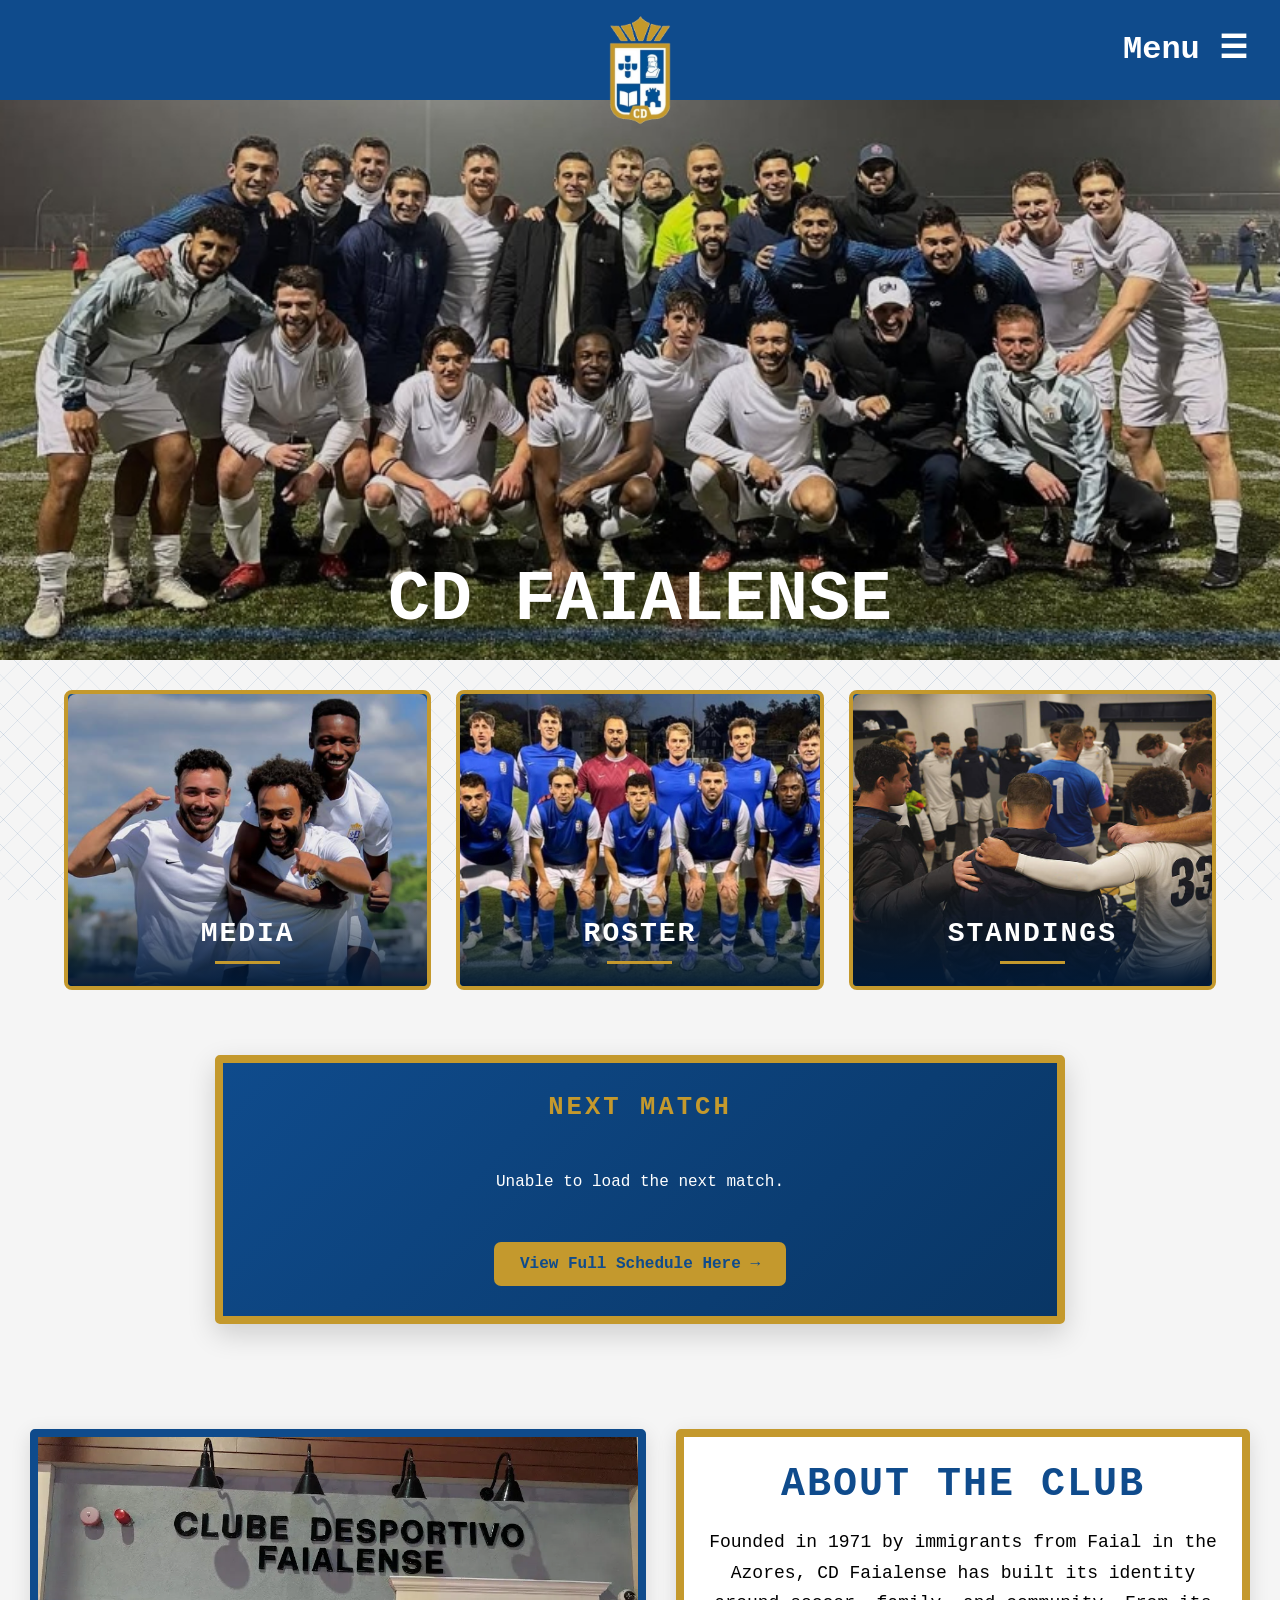
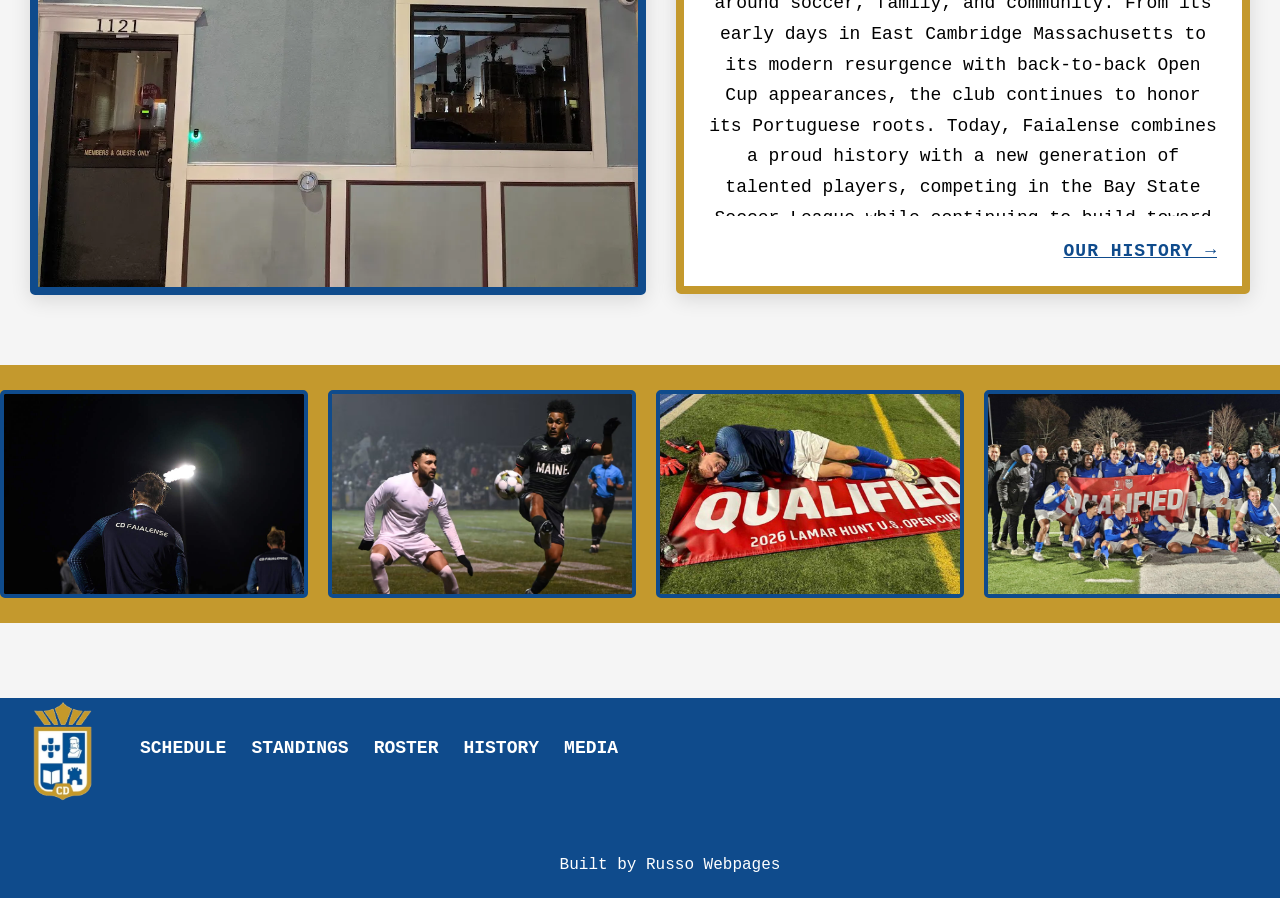
<file: index.html>
<!DOCTYPE html>
<html>
<head>
	<title>Homepage | CD Faialense</title>
	<link rel="Stylesheet" href="style.css">
	<link rel="icon" type="image/png" href="images/CD-Faialense-tab-logo.png">
	<link rel="stylesheet" href="https://cdnjs.cloudflare.com/ajax/libs/font-awesome/6.7.2/css/all.min.css">
	<script src="script.js" defer></script>
	<meta property="og:site_name" content="CD Faialense">
	<script type="application/ld+json">
		{
		"@context": "https://schema.org",
		"@type": "WebSite",
		"name": "Clube Desportivo Faialense",
		"alternateName": "CD Faialense",
		"url": "https://cd-faialense.github.io/"
		}
	</script>
</head>

<body>

	<div id="flash"></div>

	<!--Team Cover Photo-->
	<section class="hero">
		<img src="images/team-photo-front-page.png" alt="team-photo-front-page">

		<div class="hero-content">
			<a href="#about" class="club-name">CD Faialense</a>
		</div>
	</section>

	<!-- Main Navigation Cards -->
	<section class="main-navigation">

		<a href="media.html" class="nav-card">
			<img src="carousel-images/photo-6.png" alt="">
			<div class="nav-card-title">
				<h2>MEDIA</h2>
			</div>
		</a>

		<a href="roster.html" class="nav-card">
			<img src="images/team-photo-2026.jpeg" alt="">
			<div class="nav-card-title">
				<h2>ROSTER</h2>
			</div>
		</a>

		<a href="standings.html" class="nav-card">
			<img src="images/wbur-image.png" alt="">
			<div class="nav-card-title">
				<h2>STANDINGS</h2>
			</div>
		</a>

	</section>

	
	<!-- Next Match Section -->
	<section id="next-match" class="next-match-section">
		<div class="next-match-container">
			<h2>NEXT MATCH</h2>

			<div id="next-match-content">
				<p>Loading next match...</p>
			</div>

			<a href="schedule.html" class="schedule-button">
				View Full Schedule Here →
			</a>
		</div>
	</section>


	<section class="about-club" id="about">

		<img class="about-photo" src="images/faialense-sport-club-building.png" alt="Clube Desportivo Faialense">

		<div class="about-box">
			<h2>About the Club</h2>

			<p>
				Founded in 1971 by immigrants from Faial in the Azores, CD Faialense has
				built its identity around soccer, family, and community. From its early days in East 
				Cambridge Massachusetts to its modern resurgence with back-to-back Open Cup appearances,
				the club continues to honor its Portuguese roots. Today, Faialense combines a proud
				history with a new generation of talented players, competing in the Bay State Soccer
				League while continuing to build toward an even greater future.
			</p>

			<a href="history.html" class="club-name history-link">Our History →</a>
		</div>
		

	</section>

	<section class="photo-carousel">

		<div class="photo-track">

			<img src="carousel-images/photo-1.png" alt="CD Faialense">
			<img src="carousel-images/photo-2.png" alt="CD Faialense">
			<img src="carousel-images/photo-3.png" alt="CD Faialense">
			<img src="carousel-images/photo-4.png" alt="CD Faialense">
			<img src="carousel-images/photo-5.png" alt="CD Faialense">
			<img src="carousel-images/photo-6.png" alt="CD Faialense">
			<img src="carousel-images/photo-7.png" alt="CD Faialense">
			<img src="carousel-images/photo-8.png" alt="CD Faialense">
			<img src="carousel-images/photo-9.png" alt="CD Faialense">
			<img src="carousel-images/photo-10.png" alt="CD Faialense">

			<!-- Duplicate the photos for the seamless loop -->

			<img src="carousel-images/photo-1.png" alt="CD Faialense">
			<img src="carousel-images/photo-2.png" alt="CD Faialense">
			<img src="carousel-images/photo-3.png" alt="CD Faialense">
			<img src="carousel-images/photo-4.png" alt="CD Faialense">
			<img src="carousel-images/photo-5.png" alt="CD Faialense">
			<img src="carousel-images/photo-6.png" alt="CD Faialense">
			<img src="carousel-images/photo-7.png" alt="CD Faialense">
			<img src="carousel-images/photo-8.png" alt="CD Faialense">
			<img src="carousel-images/photo-9.png" alt="CD Faialense">
			<img src="carousel-images/photo-10.png" alt="CD Faialense">

		</div>

	</section>

</body>

</html>
</file>
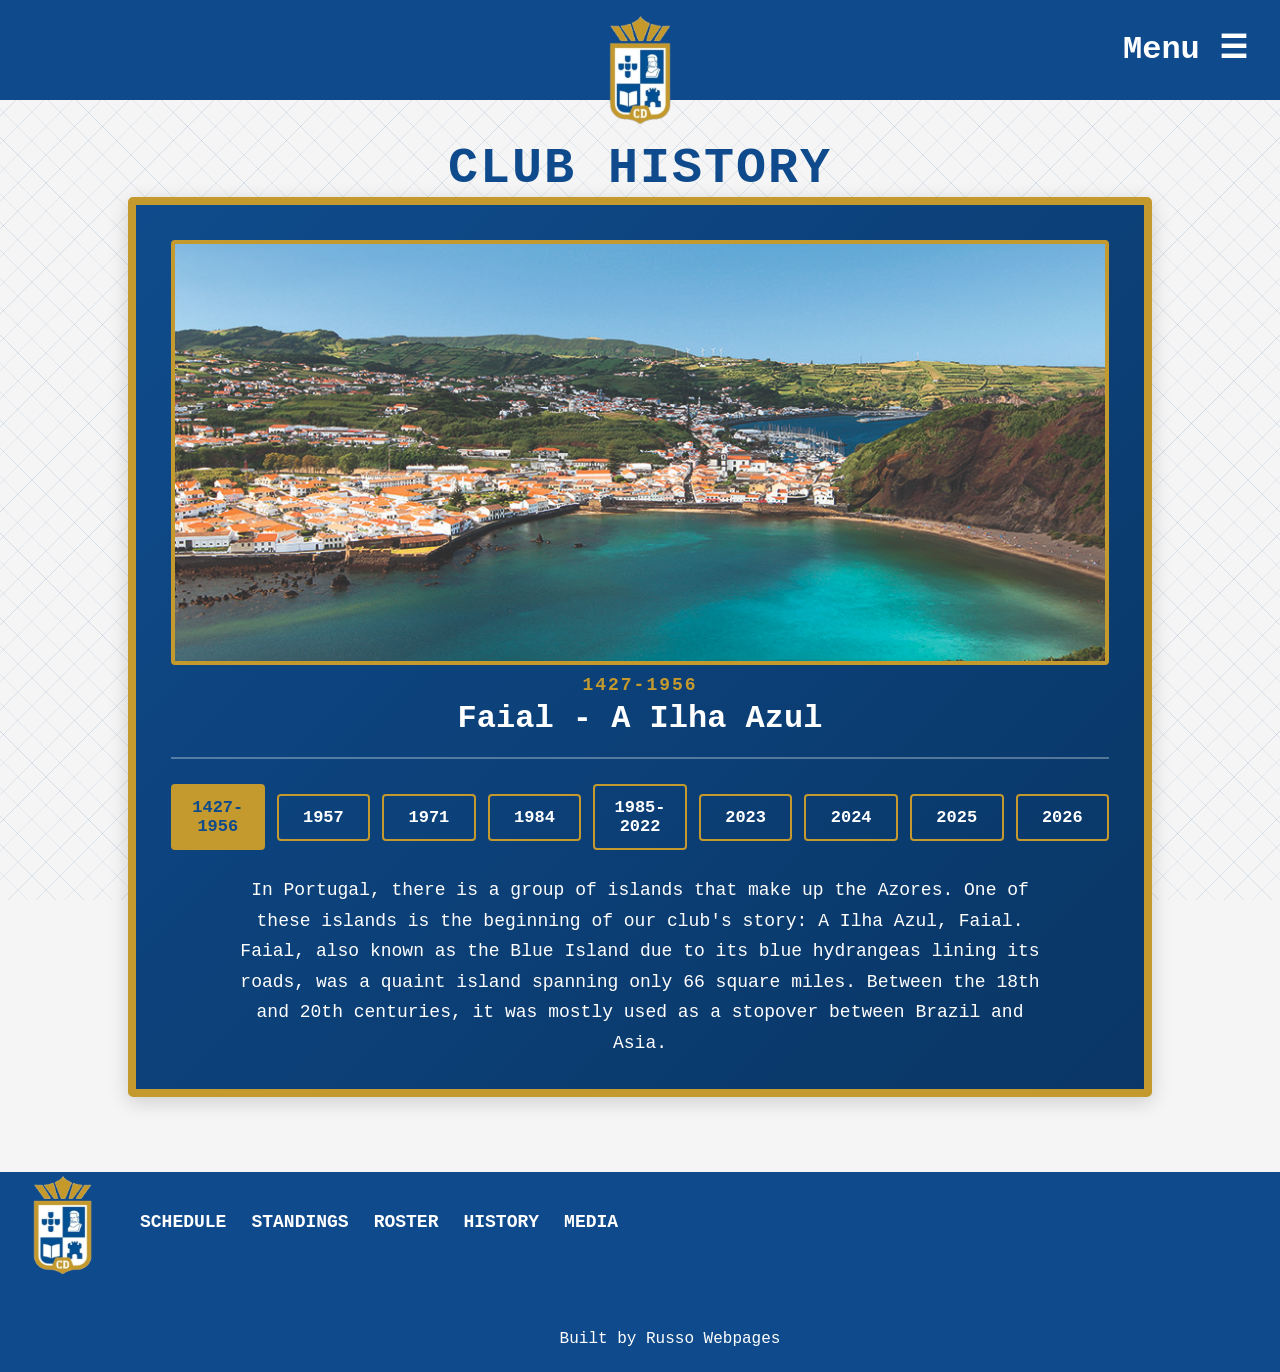
<file: history.html>
<!DOCTYPE html>
<html>

<head>
    <link rel="Stylesheet" href="style.css">
    <link rel="icon" type="image/png" href="images/CD-Faialense-tab-logo.png">
    <link rel="stylesheet" href="https://cdnjs.cloudflare.com/ajax/libs/font-awesome/6.7.2/css/all.min.css">
    <script src="script.js" defer></script>
    <title>History | CD Faialense</title>
</head>

<body>

    <main class="history-page">

        <h1>Club History</h1>


        <section class="history-container">

            <!-- Content above the timeline -->
            <div class="history-content">

                <img
                    id="history-image"
                    src="images/Faial-Island-Azores.png"
                    alt="Historical photograph of CD Faialense"
                >

                <div class="history-heading">
                    <p id="history-date">1427-1956</p>
                    <h2 id="history-title">Faial - A Ilha Azul</h2>
                </div>

            </div>

            <!-- Timeline in the middle -->
            <div class="history-timeline">
                <button class="timeline-button active" data-year="Pre-1957">1427-1956</button>
                <button class="timeline-button" data-year="1957">1957</button>
                <button class="timeline-button" data-year="1971">1971</button>
                <button class="timeline-button" data-year="1984">1984</button>
                <button class="timeline-button" data-year="1985-2022">1985-2022</button>
                <button class="timeline-button" data-year="2023">2023</button>
                <button class="timeline-button" data-year="2024">2024</button>
                <button class="timeline-button" data-year="2025">2025</button>
                <button class="timeline-button" data-year="2026">2026</button>
            </div>

            <!-- Description below the timeline -->
            <div class="history-description">
                <p id="history-description">
                    In Portugal, there is a group of islands that make up the Azores.
                    One of these islands is the beginning of our club's story:
                    A Ilha Azul, Faial. Faial, also known as the Blue Island due to
                    its blue hydrangeas lining its roads, was a quaint island spanning
                    only 66 square miles. Between the 18th and 20th centuries, it was
                    mostly used as a stopover between Brazil and Asia.
                </p>
            </div>

        </section>


    </main>

</body>

</html>
</file>
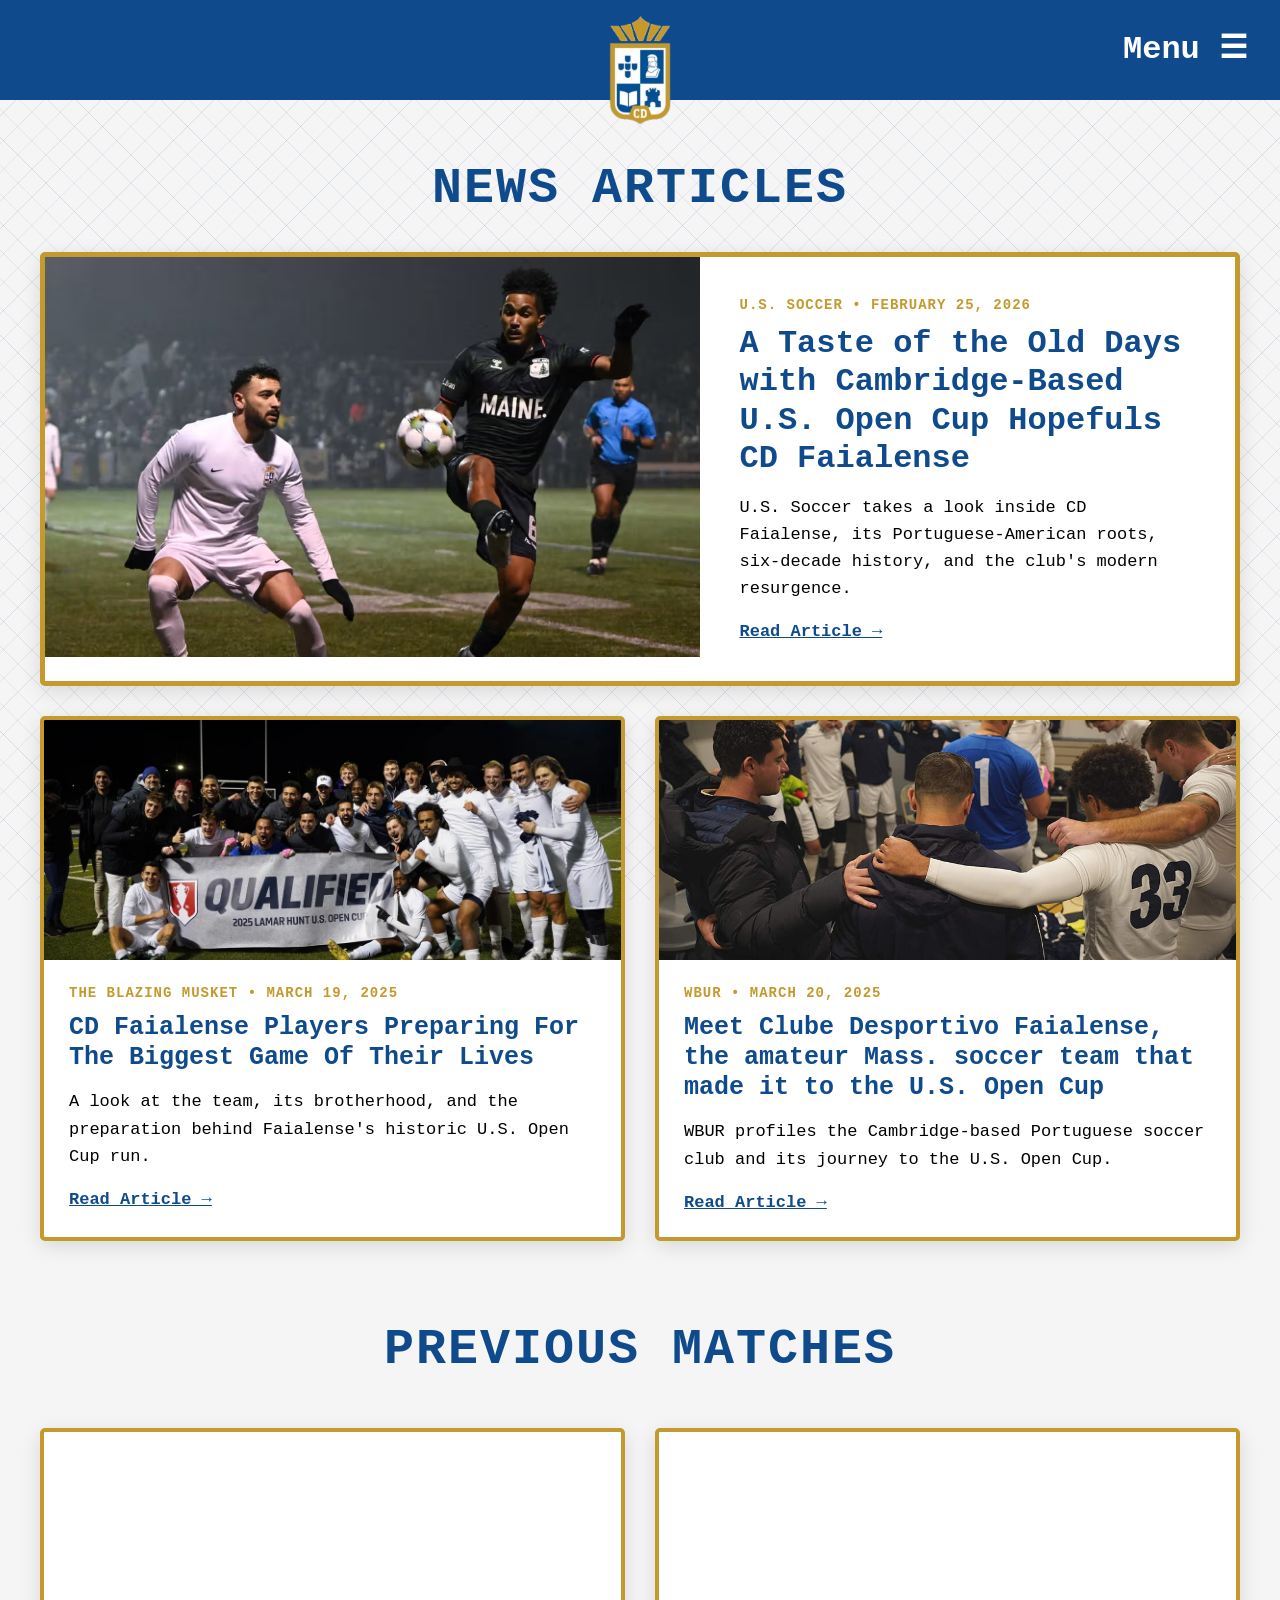
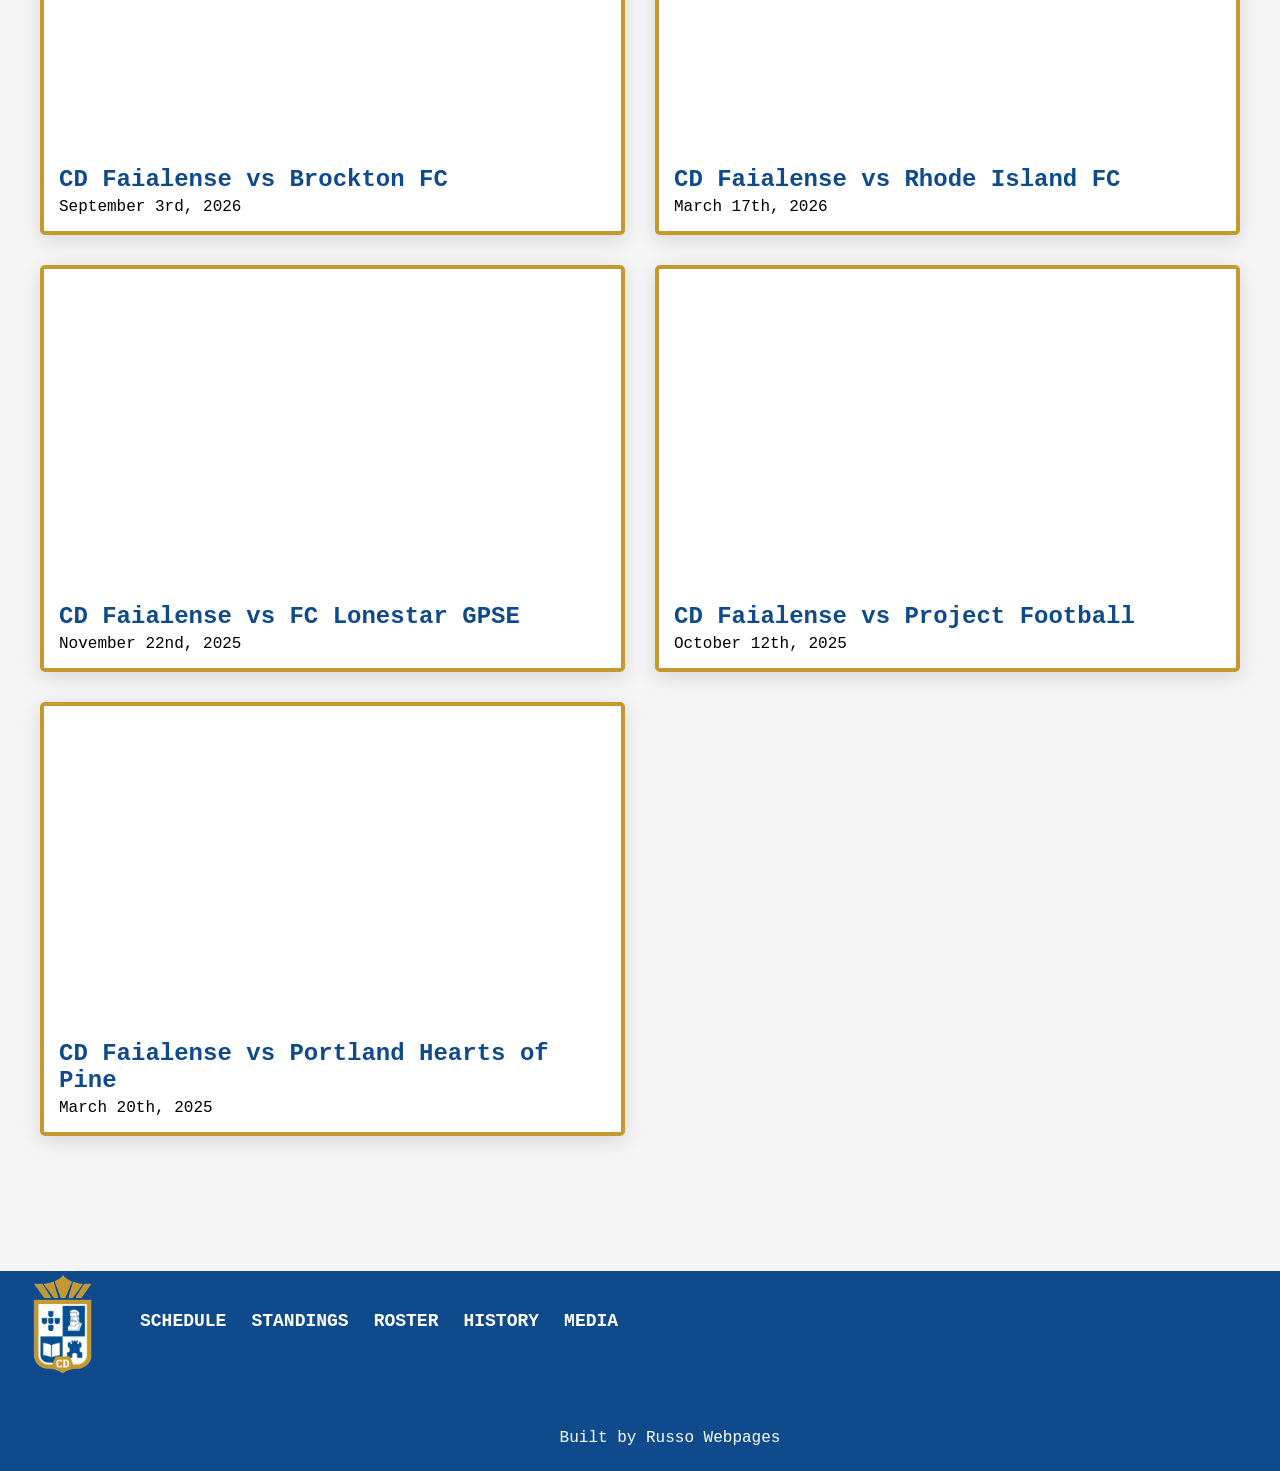
<file: media.html>
<!DOCTYPE html>
<html>

    <head>
        <link rel="Stylesheet" href="style.css">
        <link rel="icon" type="image/png" href="images/CD-Faialense-tab-logo.png">
        <link rel="stylesheet" href="https://cdnjs.cloudflare.com/ajax/libs/font-awesome/6.7.2/css/all.min.css">
        <script src="script.js" defer></script>
        <title>Media | CD Faialense</title>
    </head>

    <body>


        <main class="media-page">

        <section class="news-section">

            <h2>News Articles</h2>

            <div class="featured-news-card">

                <div class="news-image">
                    <img src="carousel-images/photo-2.png" alt="CD Faialense featured in U.S. Soccer">
                </div>

                <div class="news-content">

                    <p class="news-source">U.S. SOCCER • FEBRUARY 25, 2026</p>

                    <h3>
                        A Taste of the Old Days with Cambridge-Based U.S. Open Cup Hopefuls CD Faialense
                    </h3>

                    <p>
                        U.S. Soccer takes a look inside CD Faialense, its Portuguese-American roots,
                        six-decade history, and the club's modern resurgence.
                    </p>

                    <a href="https://www.ussoccer.com/stories/2024/10/clube-desportivo-faialense-back-to-the-future-in-cambridge-ma"
                       target="_blank"
                       class="news-link">
                        Read Article →
                    </a>

                </div>

            </div>


            <div class="news-grid">

                <article class="news-card">

                    <div class="news-image">
                        <img src="images/blazing-musket-image.png"
                             alt="CD Faialense players preparing for the U.S. Open Cup">
                    </div>

                    <div class="news-content">

                        <p class="news-source">
                            THE BLAZING MUSKET • MARCH 19, 2025
                        </p>

                        <h3>
                            CD Faialense Players Preparing For The Biggest Game Of Their Lives
                        </h3>

                        <p>
                            A look at the team, its brotherhood, and the preparation behind
                            Faialense's historic U.S. Open Cup run.
                        </p>

                        <a href="https://www.theblazingmusket.com/cd-faialense-players-preparing-for/"
                           target="_blank"
                           class="news-link">
                            Read Article →
                        </a>

                    </div>

                </article>


                <article class="news-card">

                    <div class="news-image">
                        <img src="images/wbur-image.png"
                             alt="CD Faialense featured by WBUR">
                    </div>

                    <div class="news-content">

                        <p class="news-source">
                            WBUR • MARCH 20, 2025
                        </p>

                        <h3>
                            Meet Clube Desportivo Faialense, the amateur Mass. soccer team that made it to the U.S. Open Cup
                        </h3>

                        <p>
                            WBUR profiles the Cambridge-based Portuguese soccer club and its
                            journey to the U.S. Open Cup.
                        </p>

                        <a href="https://www.wbur.org/news/2025/03/20/cambridge-portuguese-soccer-club-cup"
                           target="_blank"
                           class="news-link">
                            Read Article →
                        </a>

                    </div>

                </article>

            </div>

        </section>

            <h1>Previous Matches</h1>

            <div class="video-grid">

                <div class="video-card">
                    <iframe
                        src="https://www.youtube.com/embed/ftHvSphhRUs?si=LCo2F0NF5NYcaPFO"
                        title="CD Faialense vs Brockton FC"
                        allowfullscreen>
                    </iframe>

                    <h2>CD Faialense vs Brockton FC</h2>
                    <p>September 3rd, 2026</p>
                </div>


                <div class="video-card">
                    <iframe
                        src="https://www.youtube.com/embed/sbafWt1Gz3Y?si=NgFAnPVXj2WycIJX"
                        title="2026 Lamar Hunt U.S. Open Cup Round 1: Rhode Island FC vs. CD Faialense"
                        allowfullscreen>
                    </iframe>

                    <h2>CD Faialense vs Rhode Island FC</h2>
                    <p>March 17th, 2026</p>
                </div>


                <div class="video-card">
                    <iframe
                        src="https://www.youtube.com/embed/5fhkLiQuVR8?si=cDcvEgiDPyMXyKOs"
                        title="2026 Lamar Hunt U.S. Open Cup Final Qualifier: CD Faialense vs FC Lonestar GPSE"
                        allowfullscreen>
                    </iframe>

                    <h2>CD Faialense vs FC Lonestar GPSE</h2>
                    <p>November 22nd, 2025</p>
                </div>


                <div class="video-card">
                    <iframe
                        src="https://www.youtube.com/embed/pEwiE9kEaiM?si=dO5OcjeHJuT5AQHO"
                        title="2026 Lamar Hunt U.S. Open Cup 2nd Round Qualifiers: CD Faialense vs Project Football"
                        allowfullscreen>
                    </iframe>

                    <h2>CD Faialense vs Project Football</h2>
                    <p>October 12th, 2025</p>
                </div>


                <div class="video-card">
                    <iframe
                        src="https://www.youtube.com/embed/AQ6O0QMKiK8?si=TkKM7FHm06qnmLox"
                        title="2025 Lamar Hunt U.S. Open Cup Round 1: CD Faialense vs Portland Hearts of Pine"
                        allowfullscreen>
                    </iframe>

                    <h2>CD Faialense vs Portland Hearts of Pine</h2>
                    <p>March 20th, 2025</p>
                </div>

            </div>

        </main>

    </body>
</html>
</file>
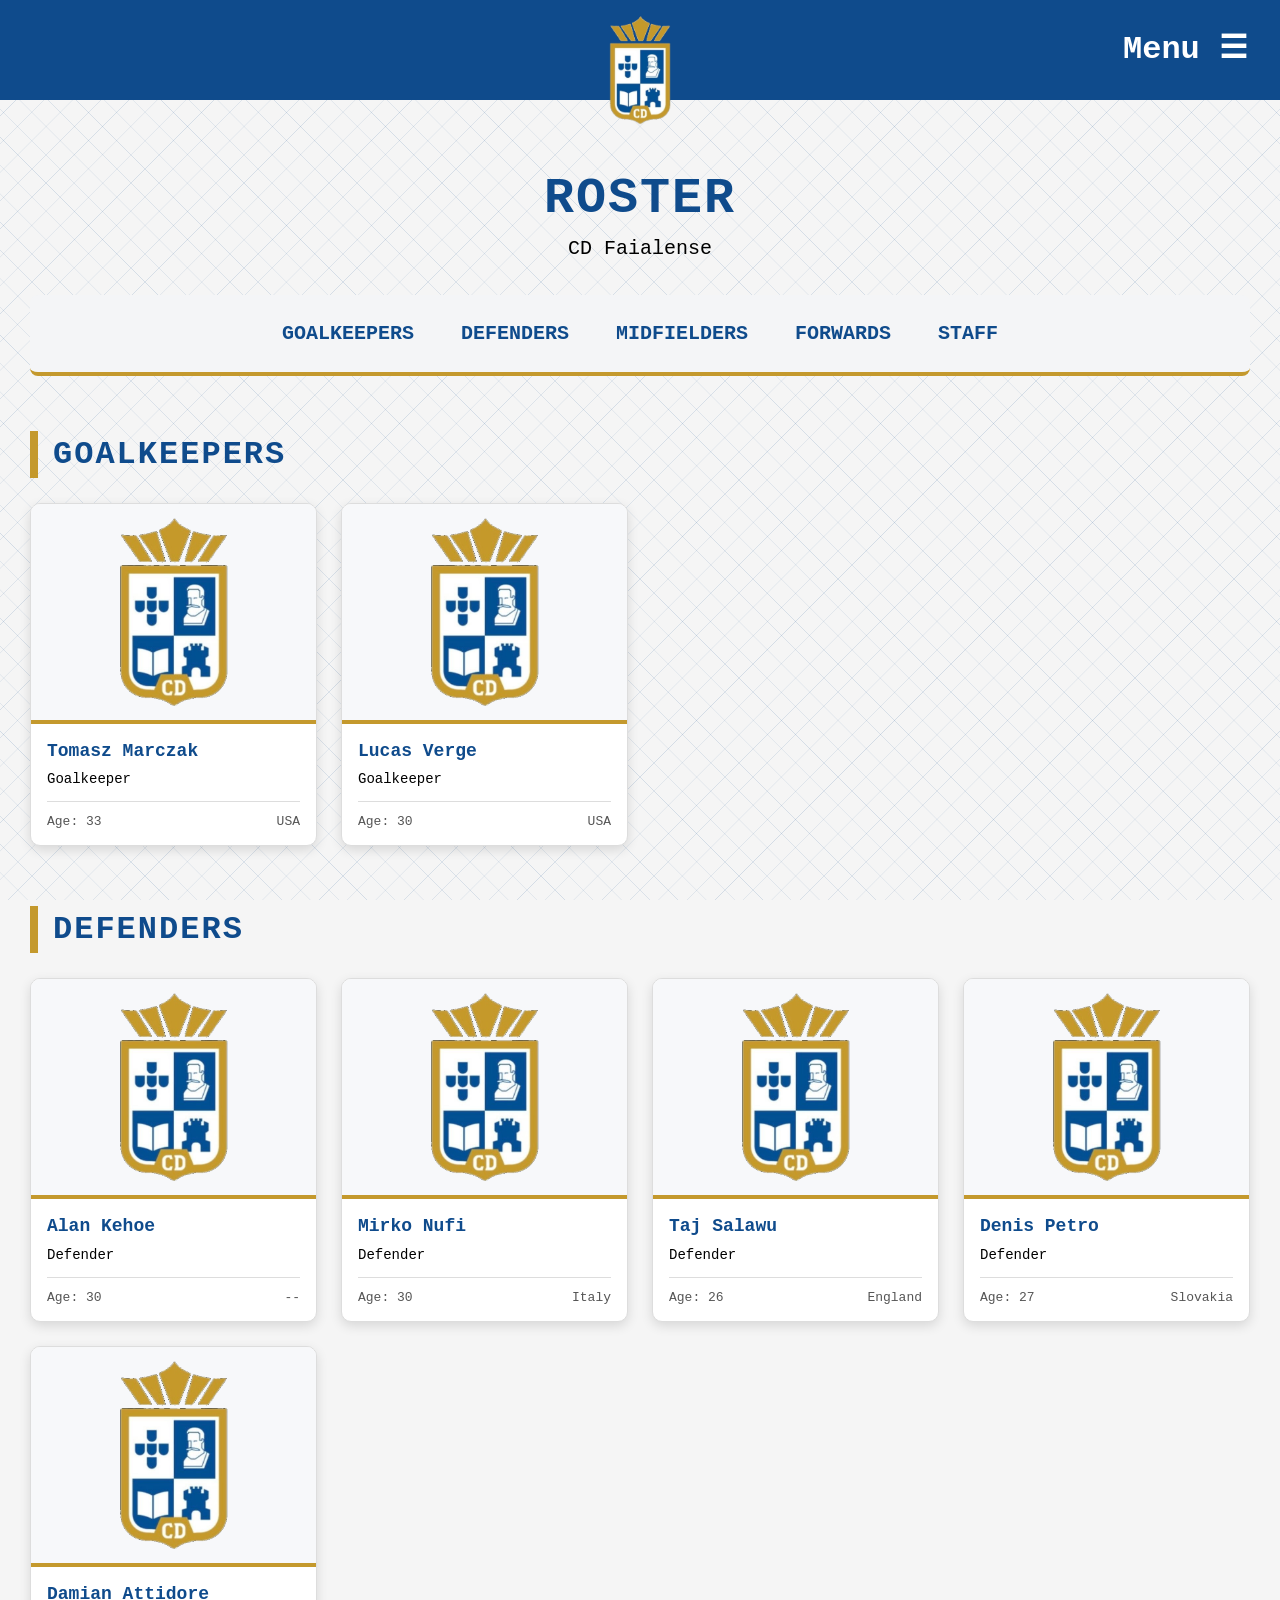
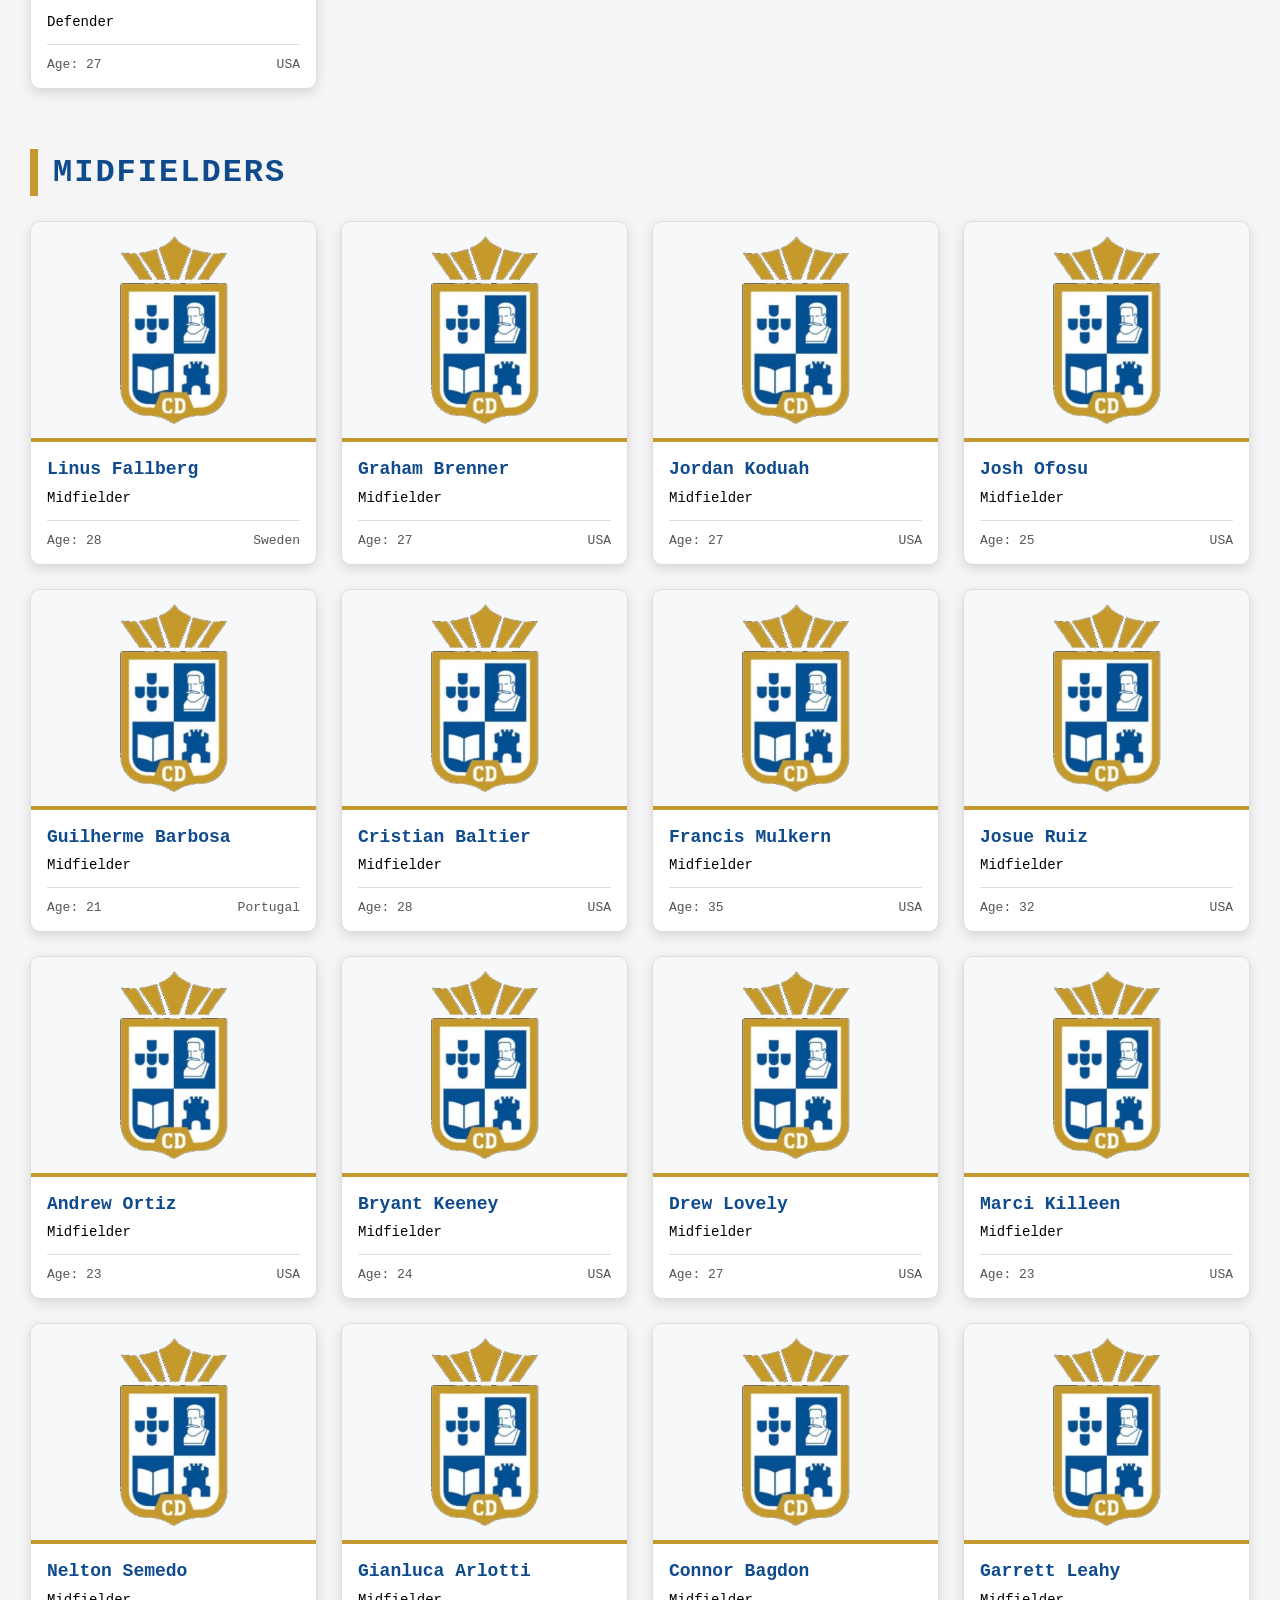
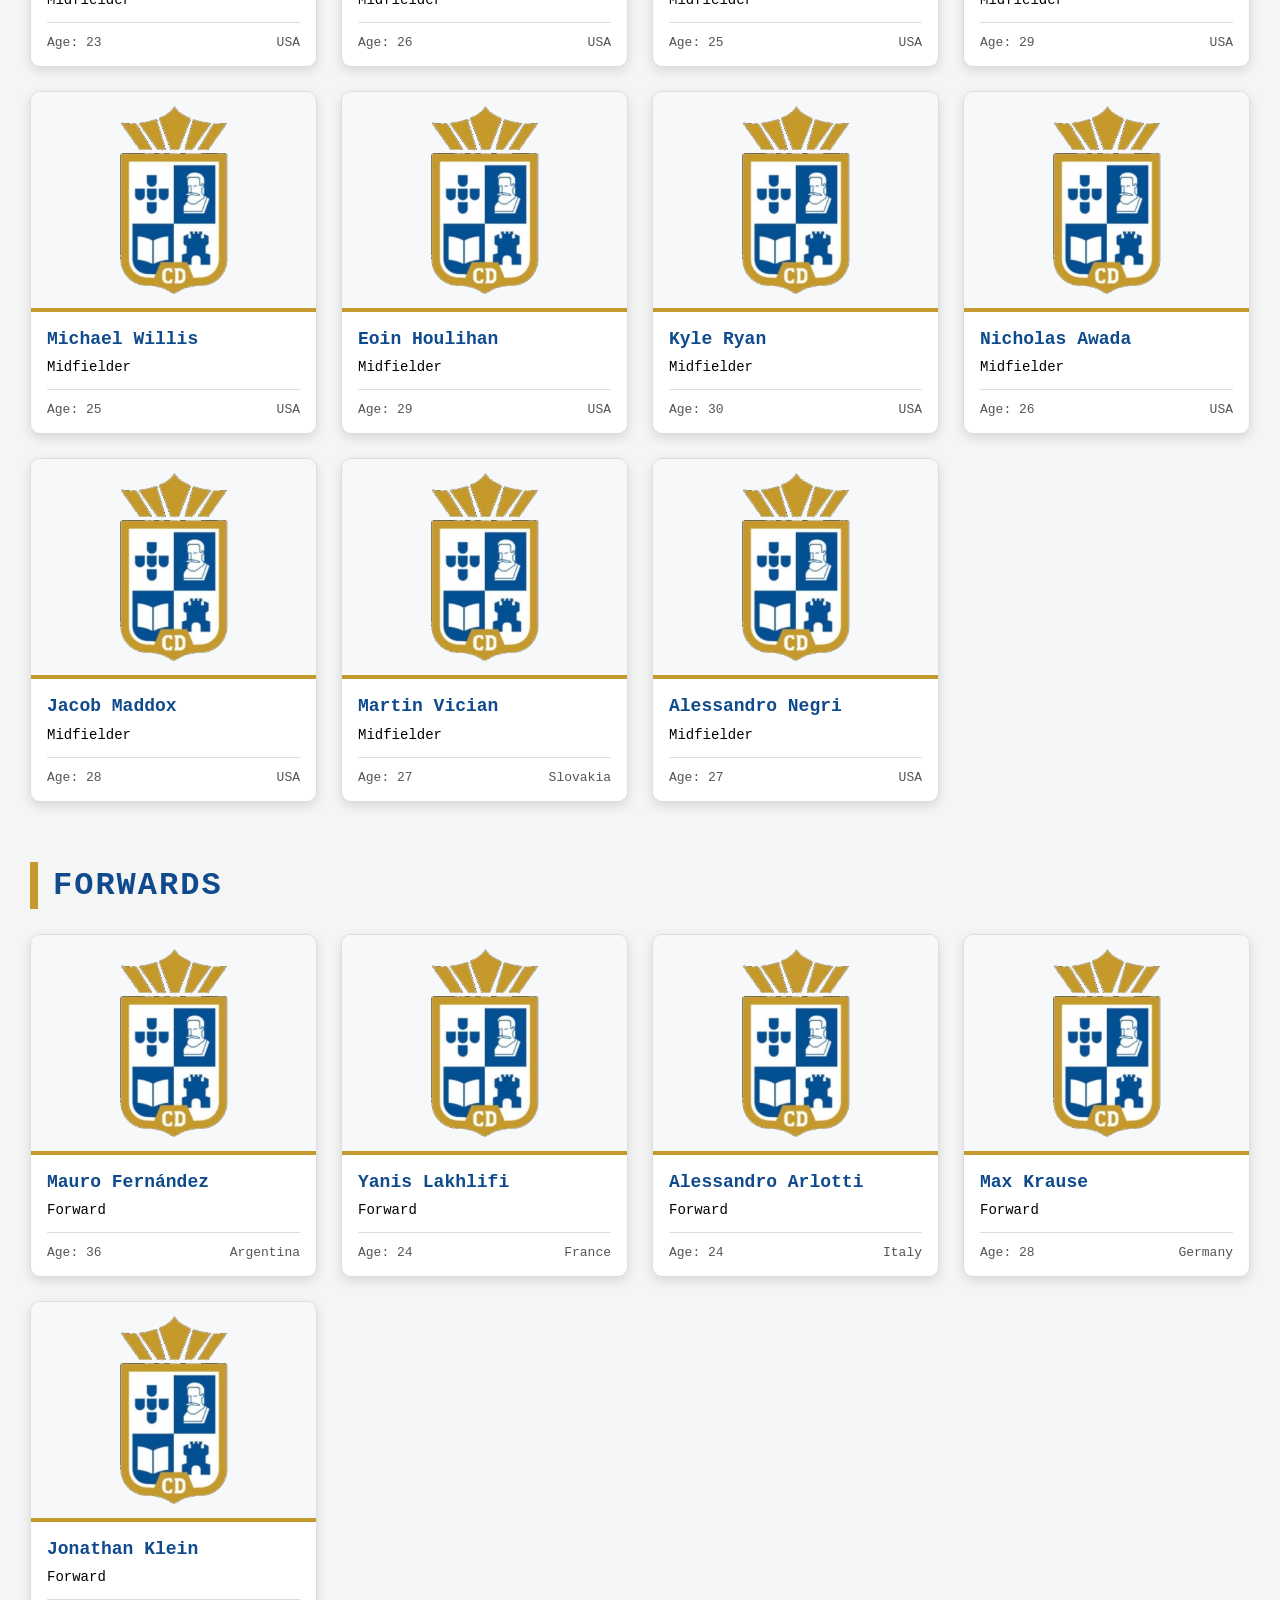
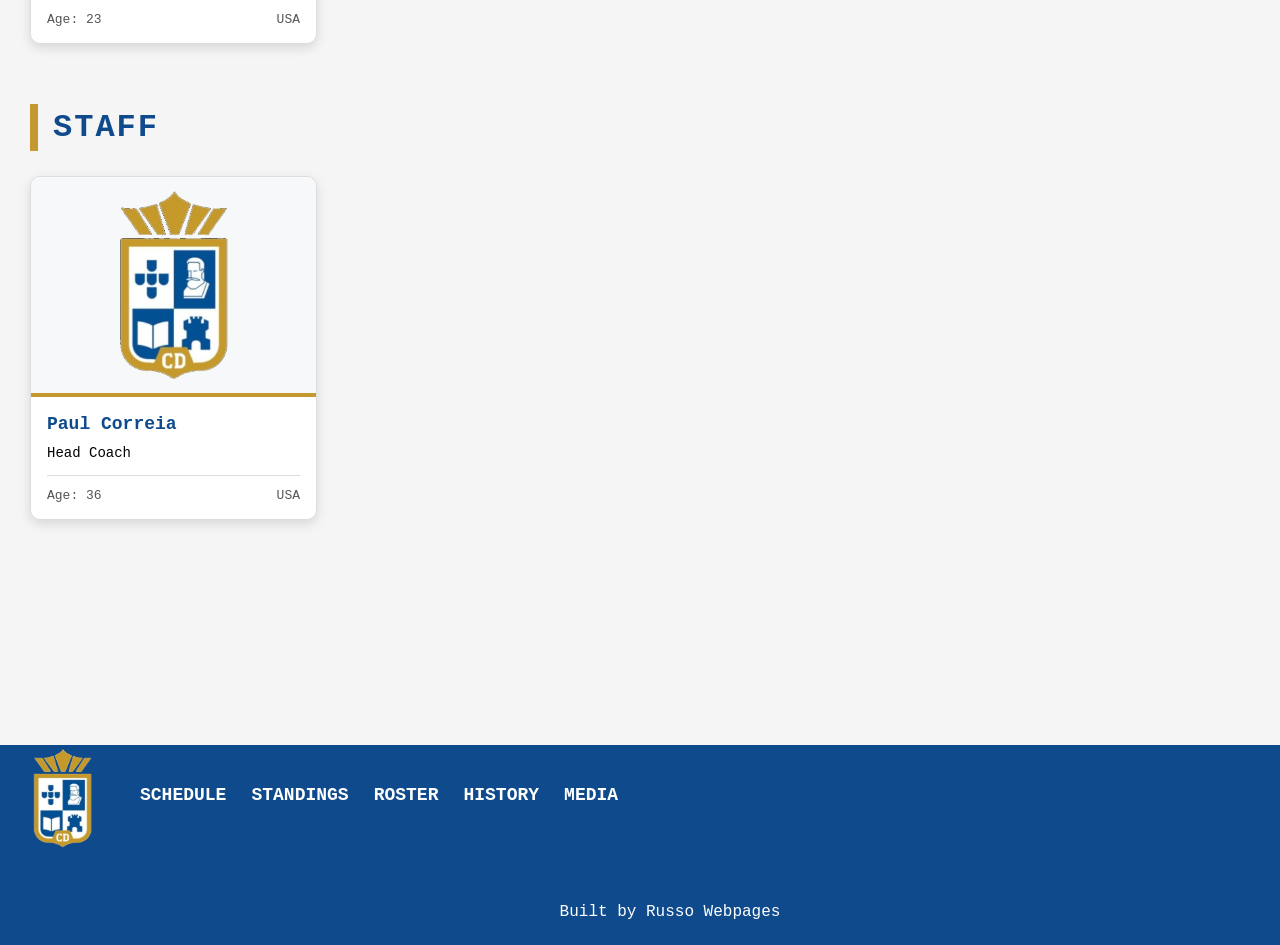
<file: roster.html>
<!DOCTYPE html>
<html lang="en">

<head>
    <meta charset="UTF-8">
    <link rel="stylesheet" href="style.css">
    <link rel="icon" type="image/png" href="images/CD-Faialense-tab-logo.png">
	<link rel="stylesheet" href="https://cdnjs.cloudflare.com/ajax/libs/font-awesome/6.7.2/css/all.min.css">
    <title>Roster | CD Faialense</title>

    <script src="script.js" defer></script>
</head>

<body>

    <main class="roster-page">

        <!-- Page Heading -->
        <div class="roster-header">
            <h1>ROSTER</h1>
            <p class="roster-subtitle">CD Faialense</p>
        </div>

        <!-- Position Navigation -->
        <nav class="roster-nav">
            <a href="#goalkeepers">Goalkeepers</a>
            <a href="#defenders">Defenders</a>
            <a href="#midfielders">Midfielders</a>
            <a href="#forwards">Forwards</a>
            <a href="#staff">Staff</a>
        </nav>


        <!-- Goalkeepers -->
        <section class="roster-section" id="goalkeepers">
            <h2>Goalkeepers</h2>

            <div class="roster-grid">

                <article class="player-card">
                    <img src="images/CD-Faialense-logo-minimized.png" alt="Tomasz Marczak">
                    <div class="player-info">
                        <h3>Tomasz Marczak</h3>
                        <p>Goalkeeper</p>
                        <div class="player-details">
                            <span>Age: 33</span>
                            <span>USA</span>
                        </div>
                    </div>
                </article>

                <article class="player-card">
                    <img src="images/CD-Faialense-logo-minimized.png" alt="Lucas Verge">
                    <div class="player-info">
                        <h3>Lucas Verge</h3>
                        <p>Goalkeeper</p>
                        <div class="player-details">
                            <span>Age: 30</span>
                            <span>USA</span>
                        </div>
                    </div>
                </article>

            </div>
        </section>


        <!-- Defenders -->
        <section class="roster-section" id="defenders">
            <h2>Defenders</h2>

            <div class="roster-grid">

                <article class="player-card">
                    <img src="images/CD-Faialense-logo-minimized.png" alt="Alan Kehoe">
                    <div class="player-info">
                        <h3>Alan Kehoe</h3>
                        <p>Defender</p>
                        <div class="player-details">
                            <span>Age: 30</span><span>--</span>
                        </div>
                    </div>
                </article>

                <article class="player-card">
                    <img src="images/CD-Faialense-logo-minimized.png" alt="Mirko Nufi">
                    <div class="player-info">
                        <h3>Mirko Nufi</h3>
                        <p>Defender</p>
                        <div class="player-details">
                            <span>Age: 30</span><span>Italy</span>
                        </div>
                    </div>
                </article>

                <article class="player-card">
                    <img src="images/CD-Faialense-logo-minimized.png" alt="Taj Salawu">
                    <div class="player-info">
                        <h3>Taj Salawu</h3>
                        <p>Defender</p>
                        <div class="player-details">
                            <span>Age: 26</span><span>England</span>
                        </div>
                    </div>
                </article>

                <article class="player-card">
                    <img src="images/CD-Faialense-logo-minimized.png" alt="Denis Petro">
                    <div class="player-info">
                        <h3>Denis Petro</h3>
                        <p>Defender</p>
                        <div class="player-details">
                            <span>Age: 27</span><span>Slovakia</span>
                        </div>
                    </div>
                </article>

                <article class="player-card">
                    <img src="images/CD-Faialense-logo-minimized.png" alt="Damian Attidore">
                    <div class="player-info">
                        <h3>Damian Attidore</h3>
                        <p>Defender</p>
                        <div class="player-details">
                            <span>Age: 27</span><span>USA</span>
                        </div>
                    </div>
                </article>

            </div>
        </section>


        <!-- Midfielders -->
        <section class="roster-section" id="midfielders">
            <h2>Midfielders</h2>

            <div class="roster-grid">

                <article class="player-card">
                    <img src="images/CD-Faialense-logo-minimized.png" alt="Linus Fallberg">
                    <div class="player-info">
                        <h3>Linus Fallberg</h3>
                        <p>Midfielder</p>
                        <div class="player-details">
                            <span>Age: 28</span><span>Sweden</span>
                        </div>
                    </div>
                </article>

                <article class="player-card">
                    <img src="images/CD-Faialense-logo-minimized.png" alt="Graham Brenner">
                    <div class="player-info">
                        <h3>Graham Brenner</h3>
                        <p>Midfielder</p>
                        <div class="player-details">
                            <span>Age: 27</span><span>USA</span>
                        </div>
                    </div>
                </article>

                <article class="player-card">
                    <img src="images/CD-Faialense-logo-minimized.png" alt="Jordan Koduah">
                    <div class="player-info">
                        <h3>Jordan Koduah</h3>
                        <p>Midfielder</p>
                        <div class="player-details">
                            <span>Age: 27</span><span>USA</span>
                        </div>
                    </div>
                </article>

                <article class="player-card">
                    <img src="images/CD-Faialense-logo-minimized.png" alt="Josh Ofosu">
                    <div class="player-info">
                        <h3>Josh Ofosu</h3>
                        <p>Midfielder</p>
                        <div class="player-details">
                            <span>Age: 25</span><span>USA</span>
                        </div>
                    </div>
                </article>

                <article class="player-card">
                    <img src="images/CD-Faialense-logo-minimized.png" alt="Guilherme Barbosa">
                    <div class="player-info">
                        <h3>Guilherme Barbosa</h3>
                        <p>Midfielder</p>
                        <div class="player-details">
                            <span>Age: 21</span><span>Portugal</span>
                        </div>
                    </div>
                </article>

                <article class="player-card">
                    <img src="images/CD-Faialense-logo-minimized.png" alt="Cristian Baltier">
                    <div class="player-info">
                        <h3>Cristian Baltier</h3>
                        <p>Midfielder</p>
                        <div class="player-details">
                            <span>Age: 28</span><span>USA</span>
                        </div>
                    </div>
                </article>

                <article class="player-card">
                    <img src="images/CD-Faialense-logo-minimized.png" alt="Francis Mulkern">
                    <div class="player-info">
                        <h3>Francis Mulkern</h3>
                        <p>Midfielder</p>
                        <div class="player-details">
                            <span>Age: 35</span><span>USA</span>
                        </div>
                    </div>
                </article>

                <article class="player-card">
                    <img src="images/CD-Faialense-logo-minimized.png" alt="Josue Ruiz">
                    <div class="player-info">
                        <h3>Josue Ruiz</h3>
                        <p>Midfielder</p>
                        <div class="player-details">
                            <span>Age: 32</span><span>USA</span>
                        </div>
                    </div>
                </article>

                <article class="player-card">
                    <img src="images/CD-Faialense-logo-minimized.png" alt="Andrew Ortiz">
                    <div class="player-info">
                        <h3>Andrew Ortiz</h3>
                        <p>Midfielder</p>
                        <div class="player-details">
                            <span>Age: 23</span><span>USA</span>
                        </div>
                    </div>
                </article>

                <article class="player-card">
                    <img src="images/CD-Faialense-logo-minimized.png" alt="Bryant Keeney">
                    <div class="player-info">
                        <h3>Bryant Keeney</h3>
                        <p>Midfielder</p>
                        <div class="player-details">
                            <span>Age: 24</span><span>USA</span>
                        </div>
                    </div>
                </article>

                <article class="player-card">
                    <img src="images/CD-Faialense-logo-minimized.png" alt="Drew Lovely">
                    <div class="player-info">
                        <h3>Drew Lovely</h3>
                        <p>Midfielder</p>
                        <div class="player-details">
                            <span>Age: 27</span><span>USA</span>
                        </div>
                    </div>
                </article>

                <article class="player-card">
                    <img src="images/CD-Faialense-logo-minimized.png" alt="Marci Killeen">
                    <div class="player-info">
                        <h3>Marci Killeen</h3>
                        <p>Midfielder</p>
                        <div class="player-details">
                            <span>Age: 23</span><span>USA</span>
                        </div>
                    </div>
                </article>

                <article class="player-card">
                    <img src="images/CD-Faialense-logo-minimized.png" alt="Nelton Semedo">
                    <div class="player-info">
                        <h3>Nelton Semedo</h3>
                        <p>Midfielder</p>
                        <div class="player-details">
                            <span>Age: 23</span><span>USA</span>
                        </div>
                    </div>
                </article>

                <article class="player-card">
                    <img src="images/CD-Faialense-logo-minimized.png" alt="Gianluca Arlotti">
                    <div class="player-info">
                        <h3>Gianluca Arlotti</h3>
                        <p>Midfielder</p>
                        <div class="player-details">
                            <span>Age: 26</span><span>USA</span>
                        </div>
                    </div>
                </article>

                <article class="player-card">
                    <img src="images/CD-Faialense-logo-minimized.png" alt="Connor Bagdon">
                    <div class="player-info">
                        <h3>Connor Bagdon</h3>
                        <p>Midfielder</p>
                        <div class="player-details">
                            <span>Age: 25</span><span>USA</span>
                        </div>
                    </div>
                </article>

                <article class="player-card">
                    <img src="images/CD-Faialense-logo-minimized.png" alt="Garrett Leahy">
                    <div class="player-info">
                        <h3>Garrett Leahy</h3>
                        <p>Midfielder</p>
                        <div class="player-details">
                            <span>Age: 29</span><span>USA</span>
                        </div>
                    </div>
                </article>

                <article class="player-card">
                    <img src="images/CD-Faialense-logo-minimized.png" alt="Michael Willis">
                    <div class="player-info">
                        <h3>Michael Willis</h3>
                        <p>Midfielder</p>
                        <div class="player-details">
                            <span>Age: 25</span><span>USA</span>
                        </div>
                    </div>
                </article>

                <article class="player-card">
                    <img src="images/CD-Faialense-logo-minimized.png" alt="Eoin Houlihan">
                    <div class="player-info">
                        <h3>Eoin Houlihan</h3>
                        <p>Midfielder</p>
                        <div class="player-details">
                            <span>Age: 29</span><span>USA</span>
                        </div>
                    </div>
                </article>

                <article class="player-card">
                    <img src="images/CD-Faialense-logo-minimized.png" alt="Kyle Ryan">
                    <div class="player-info">
                        <h3>Kyle Ryan</h3>
                        <p>Midfielder</p>
                        <div class="player-details">
                            <span>Age: 30</span><span>USA</span>
                        </div>
                    </div>
                </article>

                <article class="player-card">
                    <img src="images/CD-Faialense-logo-minimized.png" alt="Nicholas Awada">
                    <div class="player-info">
                        <h3>Nicholas Awada</h3>
                        <p>Midfielder</p>
                        <div class="player-details">
                            <span>Age: 26</span><span>USA</span>
                        </div>
                    </div>
                </article>

                <article class="player-card">
                    <img src="images/CD-Faialense-logo-minimized.png" alt="Jacob Maddox">
                    <div class="player-info">
                        <h3>Jacob Maddox</h3>
                        <p>Midfielder</p>
                        <div class="player-details">
                            <span>Age: 28</span><span>USA</span>
                        </div>
                    </div>
                </article>

                <article class="player-card">
                    <img src="images/CD-Faialense-logo-minimized.png" alt="Martin Vician">
                    <div class="player-info">
                        <h3>Martin Vician</h3>
                        <p>Midfielder</p>
                        <div class="player-details">
                            <span>Age: 27</span><span>Slovakia</span>
                        </div>
                    </div>
                </article>

                <article class="player-card">
                    <img src="images/CD-Faialense-logo-minimized.png" alt="Alessandro Negri">
                    <div class="player-info">
                        <h3>Alessandro Negri</h3>
                        <p>Midfielder</p>
                        <div class="player-details">
                            <span>Age: 27</span><span>USA</span>
                        </div>
                    </div>
                </article>

            </div>
        </section>


        <!-- Forwards -->
        <section class="roster-section" id="forwards">
            <h2>Forwards</h2>

            <div class="roster-grid">

                <article class="player-card">
                    <img src="images/CD-Faialense-logo-minimized.png" alt="Mauro Fernández">
                    <div class="player-info">
                        <h3>Mauro Fernández</h3>
                        <p>Forward</p>
                        <div class="player-details">
                            <span>Age: 36</span><span>Argentina</span>
                        </div>
                    </div>
                </article>

                <article class="player-card">
                    <img src="images/CD-Faialense-logo-minimized.png" alt="Yanis Lakhlifi">
                    <div class="player-info">
                        <h3>Yanis Lakhlifi</h3>
                        <p>Forward</p>
                        <div class="player-details">
                            <span>Age: 24</span><span>France</span>
                        </div>
                    </div>
                </article>

                <article class="player-card">
                    <img src="images/CD-Faialense-logo-minimized.png" alt="Alessandro Arlotti">
                    <div class="player-info">
                        <h3>Alessandro Arlotti</h3>
                        <p>Forward</p>
                        <div class="player-details">
                            <span>Age: 24</span><span>Italy</span>
                        </div>
                    </div>
                </article>

                <article class="player-card">
                    <img src="images/CD-Faialense-logo-minimized.png" alt="Max Krause">
                    <div class="player-info">
                        <h3>Max Krause</h3>
                        <p>Forward</p>
                        <div class="player-details">
                            <span>Age: 28</span><span>Germany</span>
                        </div>
                    </div>
                </article>

                <article class="player-card">
                    <img src="images/CD-Faialense-logo-minimized.png" alt="Jonathan Klein">
                    <div class="player-info">
                        <h3>Jonathan Klein</h3>
                        <p>Forward</p>
                        <div class="player-details">
                            <span>Age: 23</span><span>USA</span>
                        </div>
                    </div>
                </article>

            </div>
        </section>


        <!-- Staff -->
        <section class="roster-section" id="staff">
            <h2>Staff</h2>

            <div class="roster-grid">
                <article class="player-card">
                    <img src="images/CD-Faialense-logo-minimized.png" alt="Paul Correia">
                    <div class="player-info">
                        <h3>Paul Correia</h3>
                        <p>Head Coach</p>
                        <div class="player-details">
                            <span>Age: 36</span><span>USA</span>
                        </div>
                    </div>
                </article>

            </div>
        </section>

    </main>

</body>
</html>
</file>
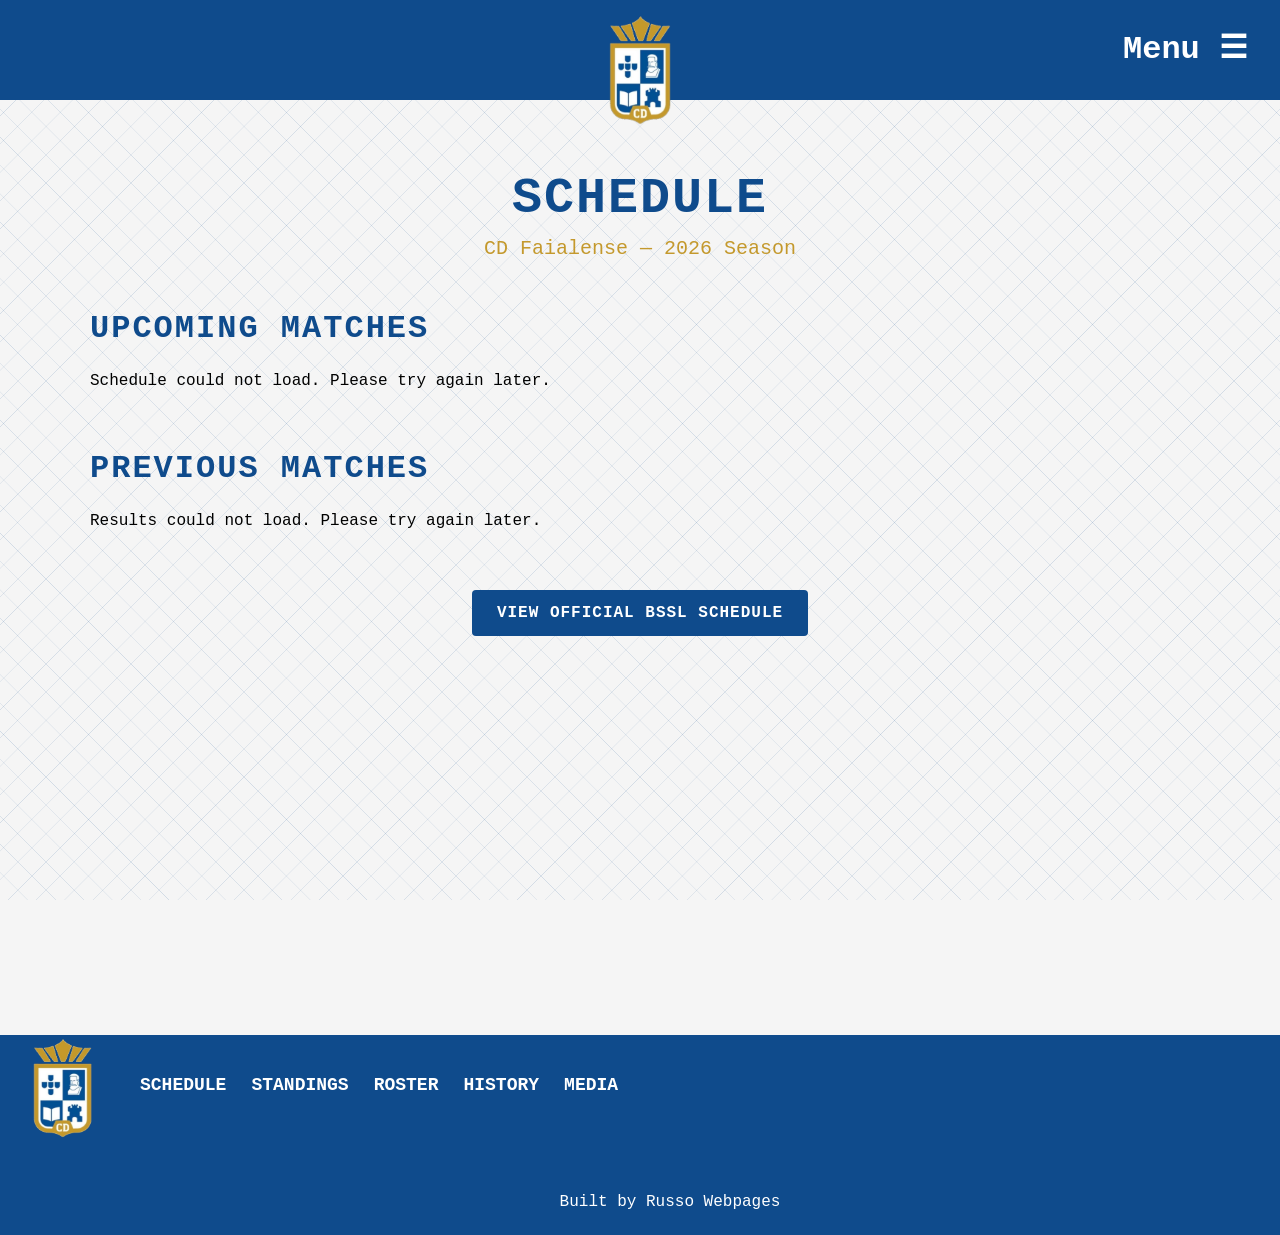
<file: schedule.html>
<!DOCTYPE html>
<html>

<head>
    <link rel="Stylesheet" href="style.css">
    <link rel="icon" type="image/png" href="images/CD-Faialense-tab-logo.png">
	<link rel="stylesheet" href="https://cdnjs.cloudflare.com/ajax/libs/font-awesome/6.7.2/css/all.min.css">
    <script src="script.js" defer></script>
    <title>Schedule | CD Faialense</title>
</head>

<body>


    <main class="schedule-page">

        <h1>Schedule</h1>

        <p class="schedule-subtitle">
            CD Faialense — 2026 Season
        </p>


        <!-- Upcoming Matches -->
        <section class="schedule-section">
            <h2>Upcoming Matches</h2>

            <div class="schedule-list" id="upcoming-matches">
                <p>Loading upcoming matches...</p>
            </div>
        </section>

        <!-- Previous Matches -->
        <section class="schedule-section">
            <h2>Previous Matches</h2>

            <div class="schedule-list" id="previous-matches">
                <p>Loading previous matches...</p>
            </div>
        </section>

        <a class="official-schedule-link"
           href="https://www.bssl.com/b_results.php"
           target="_blank" rel="noopener noreferrer">
            View Official BSSL Schedule
        </a>

    </main>
</body>
</html>
</file>
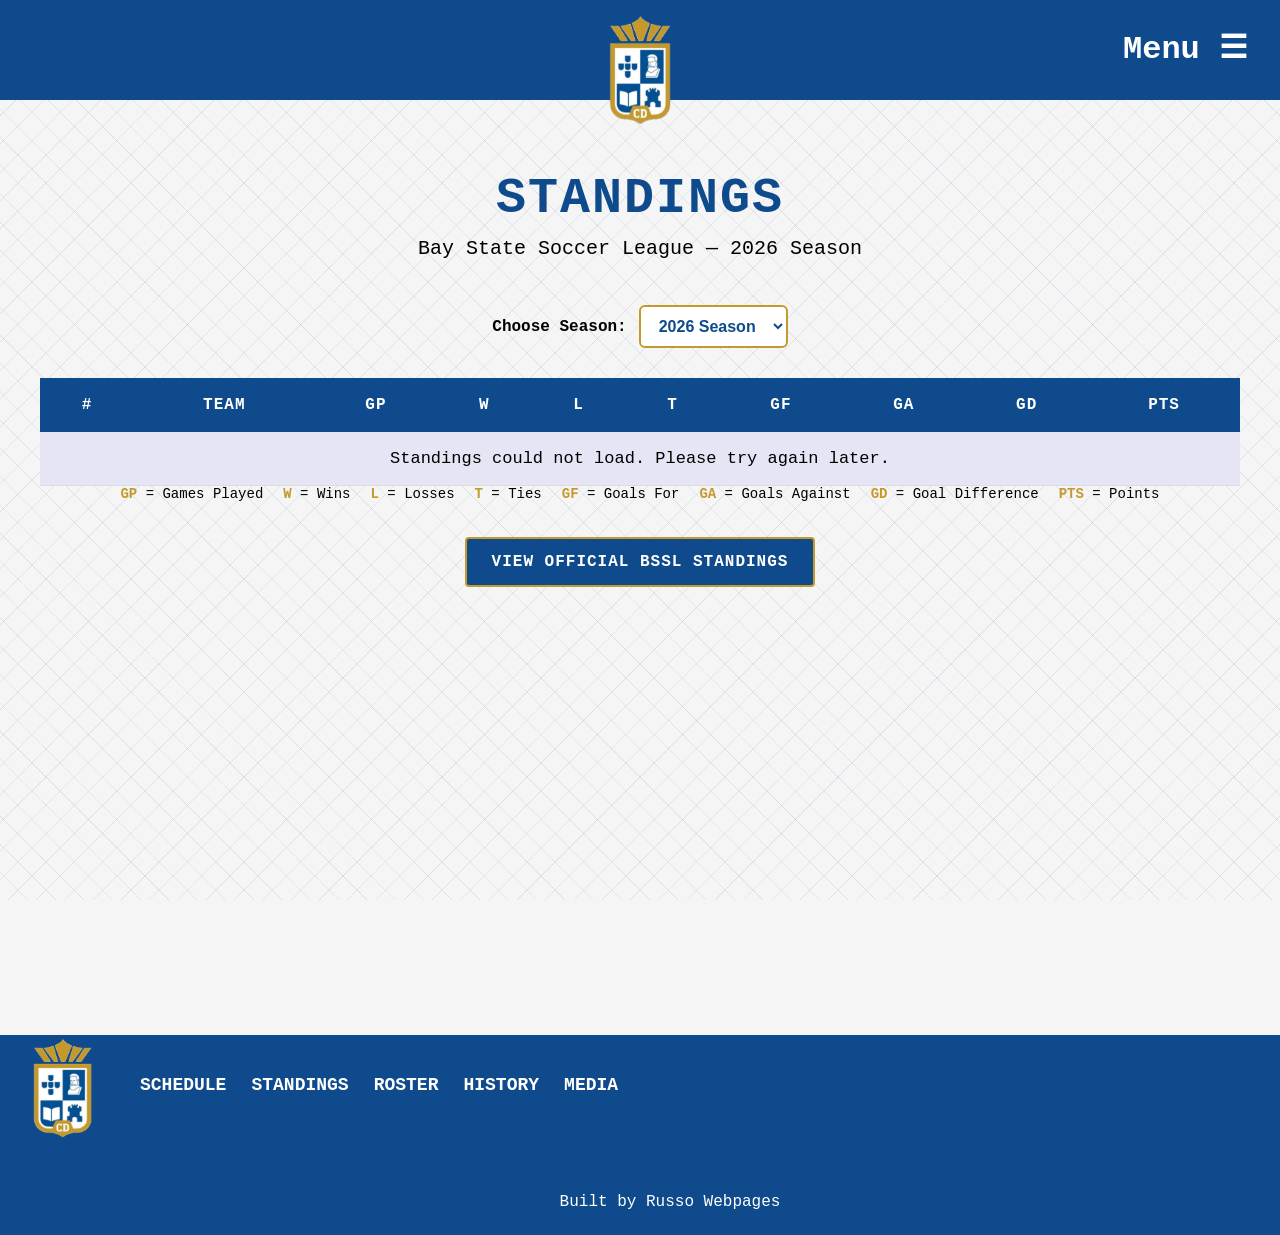
<file: standings.html>
<!DOCTYPE html>
<html>

<head>
    <link rel="Stylesheet" href="style.css">
    <link rel="icon" type="image/png" href="images/CD-Faialense-tab-logo.png">
    <link rel="stylesheet" href="https://cdnjs.cloudflare.com/ajax/libs/font-awesome/6.7.2/css/all.min.css">
    <script src="script.js" defer></script>
    <title>Standings | CD Faialense</title>
</head>

<body>

    <main class="standings-page">

        
        <h1>Standings</h1>

        <p class="standings-subtitle" id="season-subtitle">
            Bay State Soccer League — 2026 Season
        </p>

        <div class="season-selector">
            <label for="season-select">Choose Season:</label>
            <select id="season-select">
                <option value="2026" selected>2026 Season</option>
                <option value="2025">2025 Season</option>
                <option value="2024">2024 Season</option>
                <option value="2023">2023 Season</option>
            </select>
        </div>


        <div class="table-container">

            <table class="standings-table">

                <thead>
                    <tr>
                        <th>#</th>
                        <th>Team</th>
                        <th>GP</th>
                        <th>W</th>
                        <th>L</th>
                        <th>T</th>
                        <th>GF</th>
                        <th>GA</th>
                        <th>GD</th>
                        <th>PTS</th>
                    </tr>
                </thead>

                <tbody id="standings-body">
                    <tr>
                        <td colspan="10">Loading standings...</td>
                    </tr>
                </tbody>

            </table>

        </div>

        <div class="legend-items">
            <span><strong>GP</strong> = Games Played</span>
            <span><strong>W</strong> = Wins</span>
            <span><strong>L</strong> = Losses</span>
            <span><strong>T</strong> = Ties</span>
            <span><strong>GF</strong> = Goals For</span>
            <span><strong>GA</strong> = Goals Against</span>
            <span><strong>GD</strong> = Goal Difference</span>
            <span><strong>PTS</strong> = Points</span>
        </div>

        <a
            class="official-standings-link"
            href="https://www.bssl.com/b_tables.php"
            target="_blank">
            View Official BSSL Standings
        </a>

    </main>

</body>

</html>
</file>
<file: style.css>
html {
    scroll-behavior: smooth;
}

body {
    background-color: #f5f5f5;
    margin: 0;

    background-image:
        repeating-linear-gradient(
            45deg,
            transparent 0px,
            transparent 19px,
            rgba(15, 75, 140, 0.15) 19.5px,
            transparent 20px
        ),
        repeating-linear-gradient(
            -45deg,
            transparent 0px,
            transparent 19px,
            rgba(15, 75, 140, 0.15) 19.5px,
            transparent 20px
        );

    background-attachment: fixed;
}

/* Header */

header {
    position: fixed;
    top: 0;
    left: 0;

    width: 100%;
    height: 80px;

    background-color: #0f4b8c;

    display: flex;
    align-items: center;

    padding: 0 30px;
    box-sizing: border-box;

    z-index: 10;
}


/* Center logo badge */
.brand-badge {
    position: absolute;
    top: 0;
    left: 50%;
    transform: translateX(-50%) ;

    width: 60px;
    height: 140px;

    display: flex;
    justify-content: center;
    align-items: center;

    transition: width 0.4s ease,
                height 0.4s ease,
                border-radius 0.4s ease;
                

    z-index: 1;
}

/* Logo */
.brand-logo{
    display: flex;
    align-items: center;
    justify-content: center;
}

.brand-logo img {
    width: 130px;
    height: 130px;
    object-fit: contain;

    transition: width 0.4s ease,
                height 0.4s ease,
                transform 0.4s ease;
}

/* Keep navbar links above the badge */
.main-nav,
.nav-right {
    position: relative;
    z-index: 2;
}


header.scrolled .brand-logo img {
    width: 70px;
    height: 70px;
    transform: translateY(-30px);
}


/* Navigation */

nav {
    display: flex;
    align-items: center;
    gap: 25px;
    font-size: 20px;
    flex-wrap: nowrap;
}

nav a {
    color: white;
    text-decoration: none;
    transition: color 0.15s;
}

/* Mobile navigation */
.menu-toggle,
.mobile-menu {
    display: none;
}

@media(max-width: 1340px){
    header > nav, header > .nav-right{
        display: none;
    }

    /* Three-line button */
    header .menu-toggle {
        display: block;
        margin-left: auto;
        padding: 8px;
        background: transparent;
        border: none;
        color: white;
        font-size: 30px;
        font-weight: 800;
        font-family: Rockwell, "Courier New", serif;
        line-height: 1;
        cursor: pointer;
        position: relative;
        z-index: 1002;
    }

    /* Dropdown menu is hidden until clicked */

    
    /* Full-screen slide-in navigation panel */
    header .mobile-menu {
        display: flex;
        position: fixed;
        top: 0;
        right: 0;

        width: 80vw;
        height: 100vh;
        height: 100dvh;

        box-sizing: border-box;
        padding: 0 25px;

        background: #0f4b8c;
        flex-direction: column;
        justify-content: center;
        align-items: center;
        gap: 24px;

        box-shadow: -8px 0 30px rgba(0, 0, 0, 0.25);
        z-index: 1001;

        transform: translateX(100%);
        visibility: hidden;
        pointer-events: none;

        transition:
            transform 0.45s ease,
            visibility 0s linear 0.45s;
    }

    /* Open panel */
    header .mobile-menu.active {
        transform: translateX(0);
        visibility: visible;
        pointer-events: auto;

        transition:
            transform 0.45s ease,
            visibility 0s;
    }

    /* Individual navigation links */
    header .mobile-menu > a {
        display: block;
        padding: 8px 12px;

        font-family: Rockwell, "Courier New", serif;
        color: white;
        font-size: clamp(20px, 4vw, 28px);
        font-weight: 900;
        letter-spacing: 2px;
        text-transform: uppercase;
        text-decoration: none;
        text-align: center;
        transition: 0.2s ease;

        opacity: 0;
        transform: translateX(45px);
    }

    /* Links slide in one at a time */
    header .mobile-menu.active > a {
        animation: menuLinkIn 0.45s ease forwards;
    }

    header .mobile-menu.active > a:nth-child(1) {
        animation-delay: 0.15s;
    }

    header .mobile-menu.active > a:nth-child(2) {
        animation-delay: 0.25s;
    }

    header .mobile-menu.active > a:nth-child(3) {
        animation-delay: 0.35s;
    }

    header .mobile-menu.active > a:nth-child(4) {
        animation-delay: 0.45s;
    }

    header .mobile-menu.active > a:nth-child(5) {
        animation-delay: 0.55s;
    }

    header .mobile-menu.active > a:nth-child(6) {
        animation-delay: 0.65s;
    }

    @keyframes menuLinkIn {
        from {
            opacity: 0;
            transform: translateX(45px);
        }

        to {
            opacity: 1;
            transform: translateX(0);
        }
    }

    /* Hover effect */
    header .mobile-menu > a:hover {
        color: #a88221;
    }

    .brand-logo img {
        width: 90px;
        height: 90px;
        object-fit: contain;

        transform: translateY(-15px);

        transition: width 0.4s ease,
                    height 0.4s ease,
                    transform 0.4s ease;
    }
}

nav a:hover {
    color: #c4992d;
}

.nav-style {

    color: white;
    transition: color 0.15s;

    margin: 0;
    padding: 0;

    display: block;
    text-decoration: none;

    font-family: Rockwell, "Courier New", serif;
    font-weight: 900;
    letter-spacing: 2px;
    text-transform: uppercase;
}

.social-icon {
    color: white;
    font-size: 30px;
    text-decoration: none;
    transition: color 0.2s ease;
}

.social-icon:hover {
    color: #a88221;
}


/* Hero */

.hero {
    margin-top: 80px;
    position: relative;
}

.hero > img {
    width: 100%;
    object-fit: cover;
    display: block;
}

.hero-content {
    position: absolute;

    bottom: 20px;
    width: 100%;
    text-align: center;
}


.hero .club-name {
    font-size: 70px;

    color: white;
    transition: color 0.15s;

    margin: 0;
    padding: 0;

    display: block;
    text-decoration: none;
}

.hero .club-name:hover {
    color: #c4992d;
}



/* Text */

h1 {
    color: white;
    margin-top: 100px;
}

.club-name {
    font-family: Rockwell, "Courier New", serif;
    font-weight: 900;
    font-size: 18px;
    text-transform: uppercase;
}

/* Home FLash */
#flash {
    position: fixed;
    top: 0;
    left: 0;

    width: 100%;
    height: 100%;

    background-color: white;

    z-index: 1000;

    animation: flash 1s ease-out forwards;
}

@keyframes flash {
    0% {
        opacity: 1;
    }

    100% {
        opacity: 0;
        visibility: hidden;
    }
}


/* Main Navigation */

.main-navigation {
    display: grid;
    grid-template-columns: repeat(3, minmax(0, 1fr));
    gap: 25px;

    padding: 30px 5%;
}

/* Image Card */

.nav-card {
    position: relative;
    display: block;

    height: 300px;
    overflow: hidden;

    text-decoration: none;
    color: white;

    border: 4px solid #c4992d;
    border-radius: 8px;
    box-sizing: border-box;
    overflow: hidden;

    background-color: #0f4b8c;
}

/* Image */

.nav-card img {
    display: block;
    width: 100%;
    height: 100%;

    object-fit: cover;

    border-radius: 8px;
    box-sizing: border-box;

    transition: transform 0.4s ease;
}
/* Zoom Image on Hover */

.nav-card:hover img {
    transform: scale(1.1);
}

/* Bottom Title Overlay */

.nav-card-title {
    position: absolute;
    bottom: 0;
    left: 0;

    width: 100%;
    box-sizing: border-box;
    padding: 35px 15px 22px;

    text-align: center;

    background: linear-gradient(
        to top,
        rgba(0, 25, 55, 0.95),
        rgba(0, 25, 55, 0.0)
    );

    pointer-events: none;
}

.nav-card-title h2 {
    margin: 0;

    color: white;
    font-family: Rockwell, "Courier New", serif;
    font-size: 28px;
    letter-spacing: 2px;
    font-weight: bold;
}

.nav-right {
    display: flex;
    align-items: center;
    gap: 20px;
    margin-left: auto;
}

/* Gold Underline */

.nav-card-title h2::after {
    content: "";
    display: block;

    width: 65px;
    height: 3px;

    margin: 12px auto 0;

    background-color: #c4992d;
}

/* Mobile Layout */

@media (max-width: 800px) {
    .main-navigation {
        grid-template-columns: 1fr;
        padding: 20px 5%;
        gap: 18px;
    }

    .nav-card {
        height: 250px;
    }

    .hero .club-name{
        font-size: 40px;
    }

}



/* About the Club */
.about-club {
    padding: 70px 30px;

    display: flex;
    justify-content: center;
    align-items: stretch;
    gap: 30px;
}

/* About Club Photo */
.about-photo {
    width: 50%;
    max-width: 600px;
    height: 450px;

    object-fit: cover;

    border: 8px solid #0f4b8c;
    border-radius: 5px;
    box-shadow: 0 5px 20px rgba(0, 0, 0, 0.12);
}

/* About Club Box */
.about-box {
    width: 50%;
    max-width: 600px;
    height: 465px;
    box-sizing: border-box;

    background-color: white;

    padding: 25px;

    border: 8px solid #c4992d;
    border-radius: 5px;

    box-shadow: 0 5px 20px rgba(0, 0, 0, 0.12);

    text-align: center;
    font-family: Rockwell, "Courier New", serif;

    display: flex;
    flex-direction: column;
    justify-content: center;
}

/* About Club Heading */
.about-box h2 {
    color: #0f4b8c;
    font-size: 40px;

    font-family: Rockwell, "Courier New", serif;
    font-weight: 900;
    letter-spacing: 2px;
    text-transform: uppercase;

    margin-top: 0;
    margin-bottom: 20px;
}

/* About Club Paragraph */
.about-box p {
    color: black;
    max-height: 420px;
    overflow-y: auto;
    overflow-x: hidden;
    scrollbar-width: thin;
    scrollbar-color: #c4992d #e5e5e5;

    font-size: 18px;
    line-height: 1.7;

    margin: 0;
}

.about-box::-webkit-scrollbar {
    width: 8px;
}

.about-box::-webkit-scrollbar-track {
    background: #e5e5e5;
    border-radius: 8px;
}

.about-box::-webkit-scrollbar-thumb {
    background: #c4992d;
    border-radius: 8px;
}

@media (max-width: 800px){

    .about-box h2{
        font-size: 25px
    }

    .about-box p{
        font-size: 15px;
    }
}

/* Our History Link */
.history-link {
    align-self: flex-end;
    text-align: right;

    margin-top: 25px;

    color: #0f4b8c;
    font-family: Rockwell, "Courier New", serif;
    font-size: 18px;
    font-weight: 900;
    letter-spacing: 1px;
    text-transform: uppercase;
    text-decoration: underline;

    transition: color 0.15s;
}

.history-link:hover {
    color: #c4992d;
}

/* Next Match Section */

.next-match-section {
    padding: 35px 20px;
    display: flex;
    justify-content: center;
    font-family: Rockwell, "Courier New", serif;
}

.next-match-container {
    width: 100%;
    max-width: 850px;
    padding: 30px;
    background: linear-gradient(135deg, #0f4b8c, #093665);
    text-align: center;
    box-shadow: 0 10px 28px rgba(0, 0, 0, 0.16);
    box-sizing: border-box;
    border: 8px solid #c4992d;
    border-radius: 5px;
}

.next-match-container h2 {
    color: #c4992d;
    font-family: Rockwell, "Courier New", serif;
    font-size: 1.6rem;
    letter-spacing: 3px;
    margin: 0 0 25px;
}

/* Match information - blue background throughout */
#next-match-content {
    background: transparent;
    color: white;
    padding: 10px 0 20px;
    margin-bottom: 15px;
    box-shadow: none;
}

/* Date and kickoff on the same line */
.match-details {
    display: flex;
    justify-content: center;
    align-items: center;
    gap: 24px;
    flex-wrap: wrap;
    color: white;
    font-family: Rockwell, "Courier New", serif;
    font-size: 1rem;
    margin-top: 30px;
    margin-bottom: 30px;
}

.match-date,
.match-kickoff {
    color: white;
    margin: 0;
}

/* Three-column layout: home team | VS | away team */
.match-teams {
    display: grid;
    grid-template-columns: minmax(0, 1fr) auto minmax(0, 1fr);
    align-items: center;
    width: 100%;
    gap: 12px;
    font-family: Rockwell, "Courier New", serif;
    font-size: clamp(0.9rem, 2.2vw, 1.5rem);
    font-weight: bold;
}

.match-teams > span:first-child {
    text-align: right;
    overflow-wrap: anywhere;
}

.match-teams > span:last-child {
    text-align: left;
    overflow-wrap: anywhere;
}

/* CD Faialense in gold */
.faialense-team {
    color: #c4992d;

}

/* Opponent in white */
.opponent-team {
    color: #ffffff;
}

/* VS always centered */
.match-vs {
    color: rgba(255, 255, 255, 0.8);
    text-align: center;
    font-size: 0.9em;
    font-weight: normal;
    white-space: nowrap;
}

/* Countdown heading */
.countdown-label {
    margin-top: 30px;
    color: #c4992d;
    font-family: Rockwell, "Courier New", serif;
    font-size: 0.95rem;
    letter-spacing: 2px;
    font-weight: bold;
}

/* Countdown timer */
.match-countdown {
    margin-top: 10px;
    color: white;
    font-family: Rockwell, "Courier New", serif;
    font-size: clamp(1.5rem, 4vw, 2.2rem);
    font-weight: bold;
    font-variant-numeric: tabular-nums;
}

/* View Full Schedule button */
.schedule-button {
    display: inline-block;
    font-family: Rockwell, "Courier New", serif;
    background: #c4992d;
    color: #0f4b8c;
    padding: 13px 26px;
    border-radius: 7px;
    text-decoration: none;
    font-weight: bold;
    transition: background-color 0.2s ease,
                transform 0.2s ease;
}

.schedule-button:hover {
    color: #c4992d;
    background-color: #0b2f55;
    transform: translateY(-2px);
}

/* Mobile styling */
@media (max-width: 600px) {
    .next-match-section {
        padding: 24px 12px;
    }

    .next-match-container {
        padding: 22px 12px;
    }

    .next-match-container h2 {
        font-size: 1.4rem;
    }

    .match-details {
        gap: 10px 18px;
        font-size: 0.9rem;
        margin-bottom: 25px;
    }

    .match-teams {
        gap: 7px;
        font-size: clamp(0.75rem, 3.2vw, 1.1rem);
    }

    .match-countdown {
        font-size: 1.45rem;
    }

    .schedule-button {
        padding: 12px 20px;
    }
}

/* Photo Carousel */

.photo-carousel {
    width: 100%;
    overflow: hidden;
    background-color: #c4992d;
    padding: 25px 0;
}

.photo-track {
    display: flex;
    width: max-content;
    animation: photo-scroll 40s linear infinite;
}

.photo-track img {
    width: 300px;
    height: 200px;
    object-fit: cover;
    margin-right: 20px;
    border-radius: 5px;
    border: 4px solid #0f4b8c;
}

@keyframes photo-scroll {
    from {
        transform: translateX(0);
    }

    to {
        transform: translateX(-50%);
    }
}

/* Footer */

footer {
    width: 100%;
    height: 200px;

    background-color: #0f4b8c;

    display: flex;
    align-items: center;

    padding: 0 30px;
    margin-top: 75px;

    box-sizing: border-box;
}

footer img {
    width: 65px;
    height: 100px;
    position: relative;
    margin-top: 10px;
    margin-right: 20px;

}

footer nav {
    display: flex;
    font-size: 15px;
    margin-bottom: 100px;
}

footer nav a {
    color: white;
    text-decoration: none;
    transition: color 0.15s;
}

footer nav a:hover {
    color: #c4992d;
}

footer p {
    position: absolute;
    font-family: Rockwell, 'Courier New', serif;
    margin-top: 150px;
    color: white;

    width: 100%;
    text-align: center;
}


/* MEDIA PAGE */

/* News Section*/

.news-section {
    max-width: 1200px;
    margin: 0 auto 80px auto;
}

.news-section > h2,
.videos-section > h2 {
    color: #0f4b8c;
    font-family: Rockwell, "Courier New", serif;
    font-size: 50px;
    font-weight: 900;
    letter-spacing: 2px;
    text-transform: uppercase;
    text-align: center;
    margin: 0 0 35px 0;
}


/* Featured Article */

.featured-news-card {
    display: flex;
    background-color: white;
    border: 5px solid #c4992d;
    border-radius: 5px;
    overflow: hidden;
    box-shadow: 0 5px 20px rgba(0, 0, 0, 0.12);
    margin-bottom: 30px;
}

.featured-news-card .news-image {
    width: 55%;
}

.featured-news-card .news-image img {
    width: 100%;
    height: 400px;
    object-fit: cover;
    display: block;
}

.featured-news-card .news-content {
    width: 45%;
    padding: 40px;
    box-sizing: border-box;
    display: flex;
    flex-direction: column;
    justify-content: center;
}


/* Smaller Articles */

.news-grid {
    display: grid;
    grid-template-columns: repeat(2, 1fr);
    gap: 30px;
}

.news-card {
    background-color: white;
    border: 4px solid #c4992d;
    border-radius: 5px;
    overflow: hidden;
    box-shadow: 0 5px 20px rgba(0, 0, 0, 0.12);
}

.news-card .news-image img {
    width: 100%;
    height: 240px;
    object-fit: cover;
    display: block;
}

.news-card .news-content {
    padding: 25px;
}


/* Text */

.news-source {
    color: #c4992d;
    font-family: Rockwell, "Courier New", serif;
    font-size: 14px;
    font-weight: bold;
    letter-spacing: 1px;
    margin: 0 0 12px 0;
}

.news-content h3 {
    color: #0f4b8c;
    font-family: Rockwell, "Courier New", serif;
    font-size: 25px;
    font-weight: 900;
    line-height: 1.2;
    margin: 0 0 15px 0;
}

.featured-news-card h3 {
    font-size: 32px;
    font-family: Rockwell, "Courier New", serif;
}

.news-content p:not(.news-source) {
    color: black;
    font-family: Rockwell, "Courier New", serif;
    font-size: 17px;
    line-height: 1.6;
    margin: 0 0 20px 0;
}


/* Read Article */

.news-link {
    color: #0f4b8c;
    font-family: Rockwell, "Courier New", serif;
    font-weight: bold;
    text-decoration: underline;
    font-size: 17px;
    transition: color 0.15s;
}

.news-link:hover {
    color: #c4992d;
}


/* Space Before Videos */

.videos-section {
    max-width: 1200px;
    margin: 0 auto;
}


.media-page {
    margin-top: 80px;
    padding: 60px 40px;
    min-height: 700px;
}

.media-page > h1 {
    color: #0f4b8c;
    font-family: Rockwell, "Courier New", serif;
    font-weight: 900;
    letter-spacing: 2px;
    text-transform: uppercase;

    text-align: center;
    font-size: 50px;

    margin: 0 0 50px 0;
}


/* Video Grid */

.video-grid {
    max-width: 1200px;
    margin: 0 auto;

    display: grid;
    grid-template-columns: repeat(2, 1fr);
    gap: 30px;
}


/* Video Cards */

.video-card {
    background-color: white;

    border: 4px solid #c4992d;
    border-radius: 5px;

    padding: 15px;

    box-shadow: 0 5px 20px rgba(0, 0, 0, 0.12);
}

.video-card iframe {
    width: 100%;
    height: 300px;

    border: none;
}

.video-card h2 {
    color: #0f4b8c;

    font-family: Rockwell, "Courier New", serif;
    font-weight: 900;

    margin: 15px 0 5px 0;
}

.video-card p {
    color: black;
    font-family: Rockwell, "Courier New", serif;
    margin: 0;
}


/* STANDINGS */

.standings-page {
    margin-top: 80px;
    padding: 70px 30px 90px 30px;
    min-height: 700px;
}

.standings-page h1 {
    color: #0f4b8c;
    font-family: Rockwell, "Courier New", serif;
    font-weight: 900;
    letter-spacing: 2px;
    text-transform: uppercase;
    text-align: center;
    font-size: 50px;
    margin: 0;
}

.standings-subtitle {
    text-align: center;
    font-family: Rockwell, "Courier New", serif;
    color: black;
    font-size: 20px;
    margin: 10px 0 45px 0;
}


/* Table */

.table-container {
    max-width: 1200px;
    margin: 0 auto;
    overflow-x: auto;
}

.standings-table {
    width: 100%;
    border-collapse: collapse;
    background-color: rgb(230, 229, 245);
    box-shadow: 0 5px 20px rgba(0, 0, 0, 0.12);
}


/* Table Header */

.standings-table thead {
    background-color: #0f4b8c;
    color: white;
}

.standings-table th {
    padding: 18px 12px;
    font-family: Rockwell, "Courier New", serif;
    font-size: 16px;
    text-transform: uppercase;
    letter-spacing: 1px;
}


/* Table Rows */

.standings-table td {
    padding: 17px 12px;
    text-align: center;
    font-family: Rockwell, "Courier New", serif;
    border-bottom: 1px solid #ddd;
    font-size: 17px;
}


/* Team Name */

.standings-table td:nth-child(2) {
    text-align: left;
    font-weight: bold;
}


/* Alternating Rows */

.standings-table tbody tr:nth-child(even) {
    background-color: #f1ede2;
}


/* Hover */

.standings-table tbody tr:hover {
    background-color: #dde5ee;
}


/* Faialense */

.standings-table .faialense-row {
    background-color: #dde5ee;
    border-left: 7px solid #c4992d;
    font-weight: bold;
}

.standings-table .faialense-row td {
    color: #0f4b8c;
}

.standings-table .faialense-row td:last-child {
    color: #c4992d;
    font-size: 19px;
}


/* Official BSSL Link */

.official-standings-link {
    display: block;
    width: fit-content;
    margin: 35px auto 0 auto;
    padding: 14px 25px;
    background-color: #0f4b8c;
    color: white;
    text-decoration: none;
    font-family: Rockwell, "Courier New", serif;
    font-weight: bold;
    text-transform: uppercase;
    letter-spacing: 1px;
    border-radius: 4px;
    border: 2px solid #c4992d;
    transition: color 0.15s, background-color 0.15s;
}

.official-standings-link:hover {
    color: #c4992d;
    background-color: #0b2f55;
}

/* Season Selector */

.season-selector {
    display: flex;
    justify-content: center;
    align-items: center;
    gap: 12px;
    margin: 20px 0 30px;
}

.season-selector label {
    font-weight: bold;
    font-family: Rockwell, "Courier New", serif;
}

.season-selector select {
    padding: 10px 14px;
    border: 2px solid #c4992d;
    border-radius: 6px;
    background-color: white;
    color: #0f4b8c;
    font-size: 16px;
    font-weight: bold;
    cursor: pointer;
}

.season-selector select:focus {
    outline: 2px solid #0f4b8c;
    outline-offset: 2px;
}

/* Standings Legend */

.standings-legend {
    margin: 20px auto 30px;
    margin-top: 50px;
    text-align: center;
    color: #0f4b8c;
}

.standings-legend p {
    margin-bottom: 12px;
    font-size: 16px;
}

.legend-items {
    display: flex;
    flex-wrap: wrap;
    justify-content: center;
    gap: 10px 20px;
    font-size: 14px;
    font-family: Rockwell, "Courier New", serif;
}

.legend-items strong {
    color: #c4992d;
}




/*ROSTER*/

.roster-page {
    max-width: 1500px;
    margin: 100px auto 0;
    padding: 50px 30px 90px;
    min-height: 700px;
    box-sizing: border-box;
}

/* Page Heading */

.roster-header {
    text-align: center;
    margin-bottom: 25px;
}

.roster-page h1 {
    color: #0f4b8c;
    font-family: Rockwell, "Courier New", serif;
    font-weight: 900;
    letter-spacing: 2px;
    text-transform: uppercase;
    text-align: center;
    font-size: 50px;
    margin: 0;
}

.roster-subtitle {
    text-align: center;
    color: black;
    font-family: Rockwell, "Courier New", serif;
    font-size: 20px;
    margin: 10px 0 0;
}

/* ==============================
   POSITION NAVIGATION
============================== */

.roster-nav {
    display: flex;
    justify-content: center;
    align-items: center;
    flex-wrap: wrap;
    gap: 15px;

    margin: 35px 0 55px;
    padding: 15px;

    background-color: #f4f5f7;
    border-bottom: 4px solid #c4992d;
    border-radius: 8px;
}

.roster-nav a {
    color: #0f4b8c;
    text-decoration: none;

    font-family: Rockwell, "Courier New", serif;
    font-size: 20px;
    font-weight: bold;
    text-transform: uppercase;

    padding: 12px 16px;
    border-radius: 5px;

    transition: background-color 0.2s ease,
                color 0.2s ease;
}

.roster-nav a:hover {
    color: #c4992d;
    background-color: #0b2f55;
}

/* ==============================
   POSITION SECTIONS
============================== */

.roster-section {
    max-width: 1400px;
    margin: 0 auto 60px;
    scroll-margin-top: 120px;
}

.roster-section > h2 {
    color: #0f4b8c;

    font-family: Rockwell, "Courier New", serif;
    font-weight: 900;
    letter-spacing: 2px;
    text-transform: uppercase;
    font-size: 32px;

    border-left: 8px solid #c4992d;
    padding: 5px 0 5px 15px;
    margin: 0 0 25px;
}

/* ==============================
   PLAYER GRID
============================== */

.roster-grid {
    display: grid;
    grid-template-columns: repeat(4, minmax(0, 1fr));
    gap: 24px;
}

/* ==============================
   PLAYER CARDS
============================== */

.roster-page .player-card {
    min-width: 0;
    overflow: hidden;

    background-color: white;
    color: #222;

    border: 1px solid #ddd;
    border-radius: 10px;
    font-family: Rockwell, "Courier New", serif;

    box-shadow: 0 4px 12px rgba(0, 0, 0, 0.12);

    transition: transform 0.25s ease,
                box-shadow 0.25s ease;
}

.roster-page .player-card:hover {
    transform: translateY(-6px);

    box-shadow: 0 8px 22px rgba(15, 75, 140, 0.22);
}

/* Player Photos */

.roster-page .player-card img {
    display: block;
    width: 100%;
    height: 220px;

    object-fit: contain;
    box-sizing: border-box;
    padding: 12px;

    background-color: #f7f8fa;
    border-bottom: 4px solid #c4992d;
}

/* ==============================
   PLAYER INFORMATION
============================== */

.roster-page .player-info {
    padding: 16px;
}

.roster-page .player-info h3 {
    color: #0f4b8c;

    font-family: Rockwell, "Courier New", serif;
    font-size: 18px;
    font-weight: bold;
    line-height: 1.3;

    margin: 0 0 8px;
}

.roster-page .player-info > p {
    color: black;
    font-size: 14px;
    margin: 0 0 14px;
}

/* Age and Nationality */

.roster-page .player-details {
    display: flex;
    justify-content: space-between;
    align-items: center;
    flex-wrap: wrap;
    gap: 8px;

    padding-top: 12px;
    border-top: 1px solid #ddd;

    color: #555;
    font-size: 13px;
}

/* ==============================
   RESPONSIVE LAYOUT
============================== */

/* Tablets and smaller laptops */

@media (max-width: 1000px) {
    .roster-grid {
        grid-template-columns: repeat(3, minmax(0, 1fr));
        gap: 18px;
    }
}

/* Mobile */

@media (max-width: 650px) {
    .roster-page {
        padding: 35px 18px 60px;
    }

    .roster-page h1 {
        font-size: 36px;
    }

    .roster-subtitle {
        font-size: 17px;
    }

    .roster-nav {
        gap: 6px;
        margin: 25px 0 40px;
        padding: 10px;
    }

    .roster-nav a {
        font-size: 14px;
        padding: 10px;
    }

    .roster-section {
        margin-bottom: 45px;
    }

    .roster-section > h2 {
        font-size: 25px;
    }

    .roster-grid {
        grid-template-columns: repeat(2, minmax(0, 1fr));
        gap: 14px;
    }

    .roster-page .player-card img {
        height: 180px;
    }

    .roster-page .player-info {
        padding: 12px;
    }

    .roster-page .player-info h3 {
        font-size: 16px;
    }

    .roster-page .player-details {
        font-size: 12px;
    }
}

/* Very small phones */

@media (max-width: 380px) {
    .roster-grid {
        grid-template-columns: 1fr;
    }
}

/* Smooth Scrolling */

html {
    scroll-behavior: smooth;
    scroll-padding-top: 120px;
}


/* History Page */

.history-page {
    margin-top: 140px;
    min-height: 700px;
}

.history-page > h1 {
    color: #0f4b8c;
    font-family: Rockwell, "Courier New", serif;
    font-weight: 900;
    letter-spacing: 2px;
    text-transform: uppercase;
    text-align: center;
    font-size: 50px;
    margin: 0 0px;
}

/* Main blue history section */

.history-container {
    max-width: 80%;
    margin: 0 auto;
    padding: 35px;
    box-sizing: border-box;
    height: 900px;
    background: linear-gradient(135deg, #0f4b8c, #093665);
    border: 8px solid #c4992d;
    border-radius: 5px;
    box-shadow: 0 5px 20px rgba(0, 0, 0, 0.16);
}


/* Event photo and heading above the timeline */

.history-content {
    display: flex;
    flex-direction: column;
    align-items: center;
    gap: 10px;
}

.history-content > img {
    display: block;
    width: 100%;
    height: 425px;
    object-fit: cover;
    border: 4px solid #c4992d;
    border-radius: 4px;
    box-sizing: border-box;
    flex-shrink: 0;
}

.history-heading {
    width: 100%;
    text-align: center;
    color: white;
}

#history-date {
    color: #c4992d;
    font-family: Rockwell, "Courier New", serif;
    font-size: 18px;
    font-weight: bold;
    letter-spacing: 2px;
    margin: 0 0 5px;
}

#history-title {
    color: white;
    font-family: Rockwell, "Courier New", serif;
    font-size: 32px;
    margin: 0px;
}

/* Description below the timeline */

.history-description {
    color: white;
    text-align: center;
    padding: 25px 10px 10px;
    font-family: Rockwell, "Courier New", serif;
    max-height: 350px;
    overflow-y: auto;
    overflow-x: hidden;
}

#history-description {
    max-width: 800px;
    margin: 0 auto;
    font-size: 18px;
    line-height: 1.7;
}


/* Timeline */

.history-timeline {
    display: flex;
    justify-content: space-between;
    align-items: center;
    gap: 12px;
    margin-top: 20px;
    padding-top: 25px;
    border-top: 2px solid rgba(255, 255, 255, 0.3);
}

.timeline-button {
    flex: 1;
    padding: 12px 8px;
    border: 2px solid #c4992d;
    border-radius: 4px;
    background-color: transparent;
    color: white;
    font-family: Rockwell, "Courier New", serif;
    font-size: 17px;
    font-weight: bold;
    cursor: pointer;
    transition: background-color 0.2s, color 0.2s;
}

.timeline-button:hover,
.timeline-button.active {
    background-color: #c4992d;
    color: #0f4b8c;
}

.timeline-button:focus-visible {
    outline: 3px solid white;
    outline-offset: 3px;
}

/* Mobile layout */

@media (max-width: 1000px) {
    .history-page {
        padding: 45px 12px 60px;
    }

    .history-page > h1 {
        font-size: 36px;
        margin-bottom: 25px;
    }

    .history-container {
        padding: 18px 12px;
    }

    .history-content > img {
        max-height: 280px;
    }

    #history-title {
        font-size: 25px;
    }

    #history-description {
        font-size: 16px;
    }

    .history-timeline {
        justify-content: flex-start;
        overflow-x: auto;
        padding: 20px 2px 10px;
    }

    .timeline-button {
        flex: 0 0 65px;
    }
}
/* Schedule Page */

.schedule-page {
    margin-top: 80px;
    padding: 70px 30px 90px 30px;
    min-height: 700px;
}

.schedule-page h1 {
    color: #0f4b8c;
    font-family: Rockwell, "Courier New", serif;
    font-weight: 900;
    letter-spacing: 2px;
    text-transform: uppercase;
    text-align: center;
    font-size: 50px;
    margin: 0;
}

.schedule-subtitle {
    text-align: center;
    color:#c4992d;
    font-family: Rockwell, "Courier New", serif;
    font-size: 20px;
    margin: 10px 0 50px 0;
}


/* Schedule Sections */

.schedule-section {
    max-width: 1100px;
    margin: 0 auto 60px auto;
    font-family: Rockwell, "Courier New", serif;
}

.schedule-section h2 {
    color: #0f4b8c;
    font-family: Rockwell, "Courier New", serif;
    font-weight: 900;
    letter-spacing: 2px;
    text-transform: uppercase;
    font-size: 32px;
    margin-bottom: 25px;
}


/* Match Cards */

.schedule-list {
    display: flex;
    flex-direction: column;
    gap: 15px;
}

.match-card {
    background-color: white;
    border-left: 8px solid #c4992d;
    padding: 22px 25px;
    display: flex;
    align-items: center;
    box-shadow: 0 5px 15px rgba(0, 0, 0, 0.10);
    border-radius: 4px;
}

.match-date {
    width: 140px;
    text-align: center;
    border-right: 1px solid #ddd;
    padding-right: 20px;
}

.match-date span {
    display: block;
    color: #0f4b8c;
    font-weight: bold;
    font-family: Rockwell, "Courier New", serif;
    font-size: 17px;
}

.match-date strong {
    display: block;
    color: black;
    font-family: Rockwell, "Courier New", serif;
    margin-top: 5px;
    font-size: 15px;
}

.match-info {
    flex: 1;
    padding-left: 30px;
}

.match-info h3 {
    margin: 0;
    color: #0f4b8c;
    font-family: Rockwell, "Courier New", serif;
    font-size: 23px;
}

.match-info p {
    margin: 5px 0 0 0;
    color: black;
    font-size: 18px;
}

.match-location {
    font-size: 15px !important;
    color: black;
    font-family: Rockwell, "Courier New", serif;
}

.match-type {
    color: #c4992d;
    font-family: Rockwell, "Courier New", serif;
    font-weight: bold;
    text-transform: uppercase;
    letter-spacing: 1px;
}

.match-result {
    color: #0f4b8c;
    font-family: Rockwell, "Courier New", serif;
    font-size: 25px;
    font-weight: 900;
    padding-left: 20px;
}

/* Home games */
.match-card.home-game {
    background-color: #dde5ee;
}

/* Away games */
.match-card.away-game {
    background-color: #f1ede2;
}


/* Official BSSL Link */

.official-schedule-link {
    display: block;
    width: fit-content;
    margin: 20px auto 0 auto;
    padding: 14px 25px;
    background-color: #0f4b8c;
    color: white;
    text-decoration: none;
    font-family: Rockwell, "Courier New", serif;
    font-weight: bold;
    text-transform: uppercase;
    letter-spacing: 1px;
    border-radius: 4px;
    transition: background-color 0.15s;
}

.official-schedule-link:hover {
    color: #c4992d;
    background-color: #0b2f55;
}

.match-score {
    color: #0f4b8c !important;
    font-family: Rockwell, "Courier New", serif;
    font-size: 25px !important;
    font-weight: 900;
    margin: 8px 0 0 0 !important;
}


@media (max-width: 1340px) {

    /* Larger mobile header */
    header {
        height: 100px;
        padding: 0 22px;
    }

    /* Logo positioning and size */
    .brand-badge {
        width: 70px;
        height: 150px;
    }

    .brand-logo img {
        width: 110px;
        height: 110px;
        object-fit: contain;
        transform: translateY(-5px);
    }

    /* Logo when scrolling */
    header.scrolled .brand-logo img {
        width: 80px;
        height: 80px;
        transform: translateY(-25px);
    }

    /* Larger menu button */
    header .menu-toggle {
        font-size: 32px;
        padding: 10px;
    }

    /* Keep mobile menu full-screen relative to viewport */
    header .mobile-menu {
        height: 100vh;
        height: 100dvh;
    }

    /* Push page content below the taller header */
    .hero,
    .media-page,
    .standings-page,
    .schedule-page {
        margin-top: 100px;
    }

    .roster-page {
        margin-top: 120px;
    }

    /* History page already has additional top spacing */
    .history-page {
        margin-top: 140px;
    }
}
</file>
